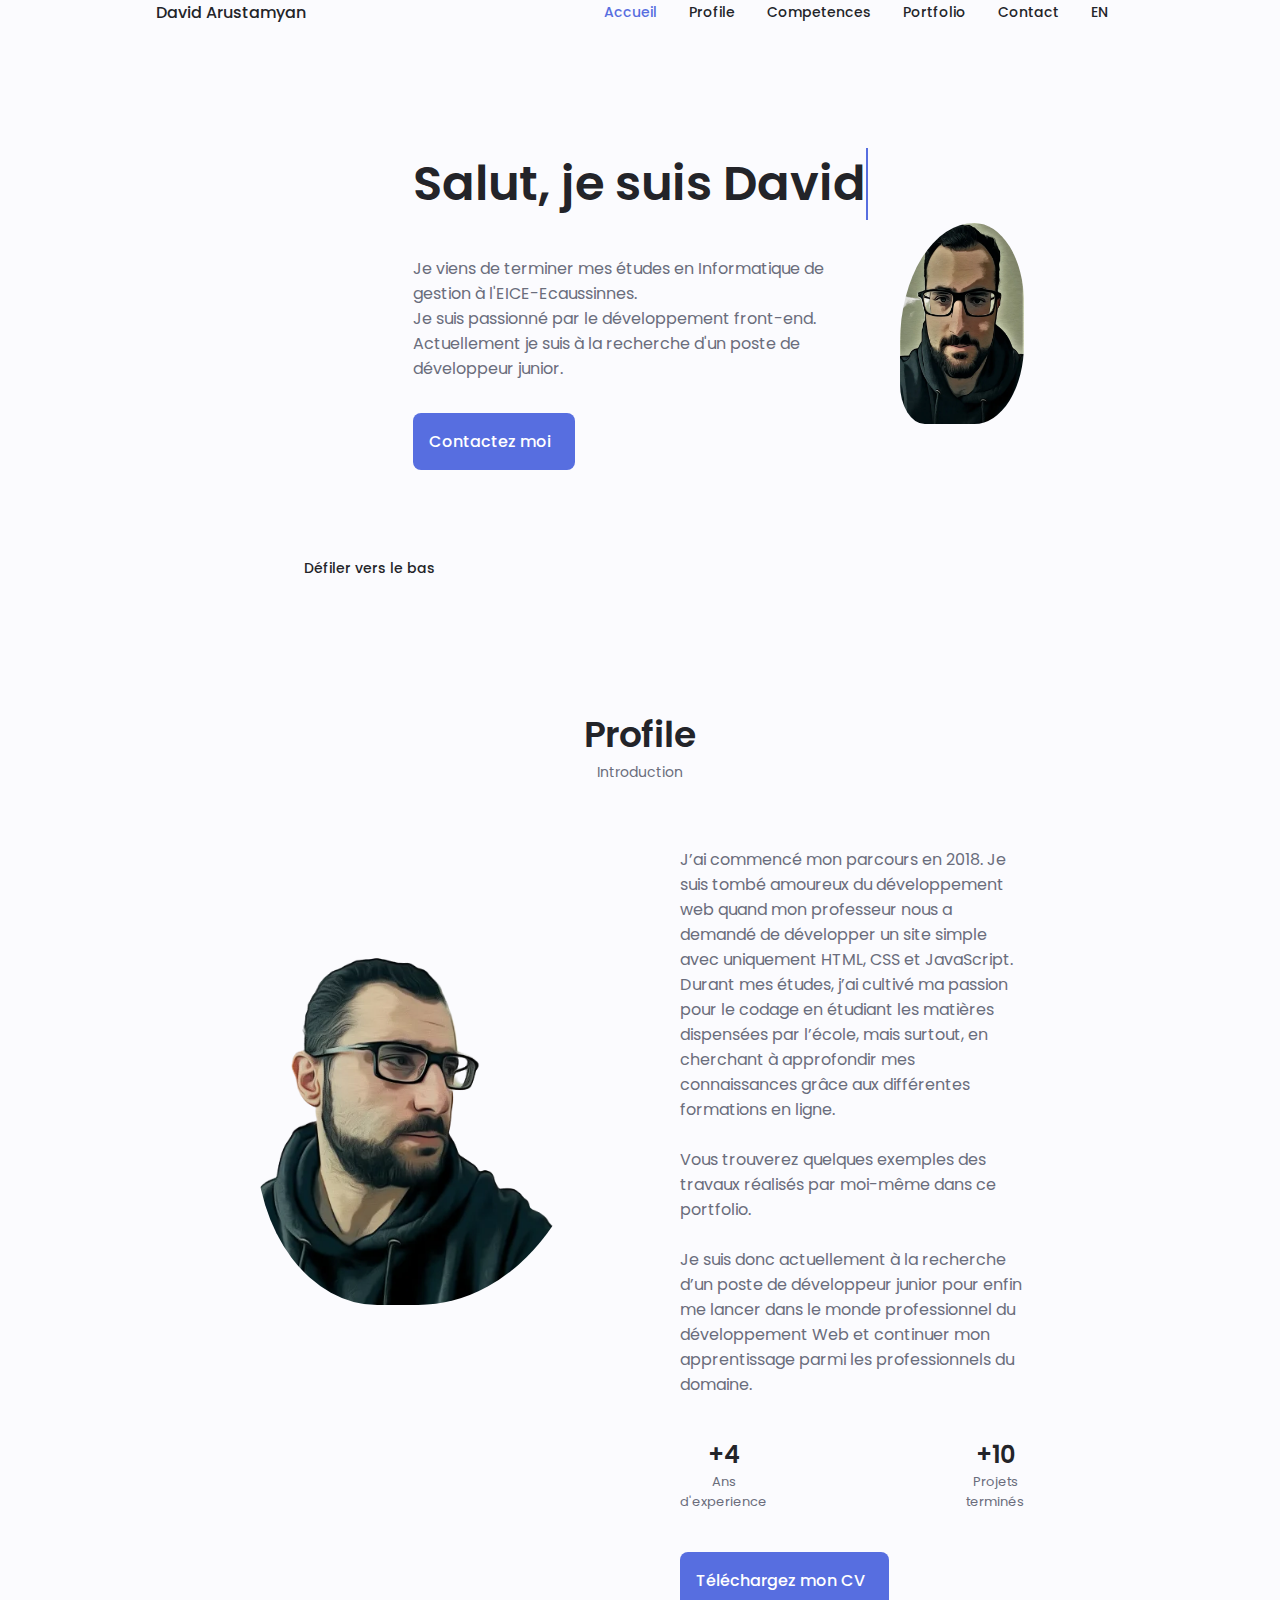
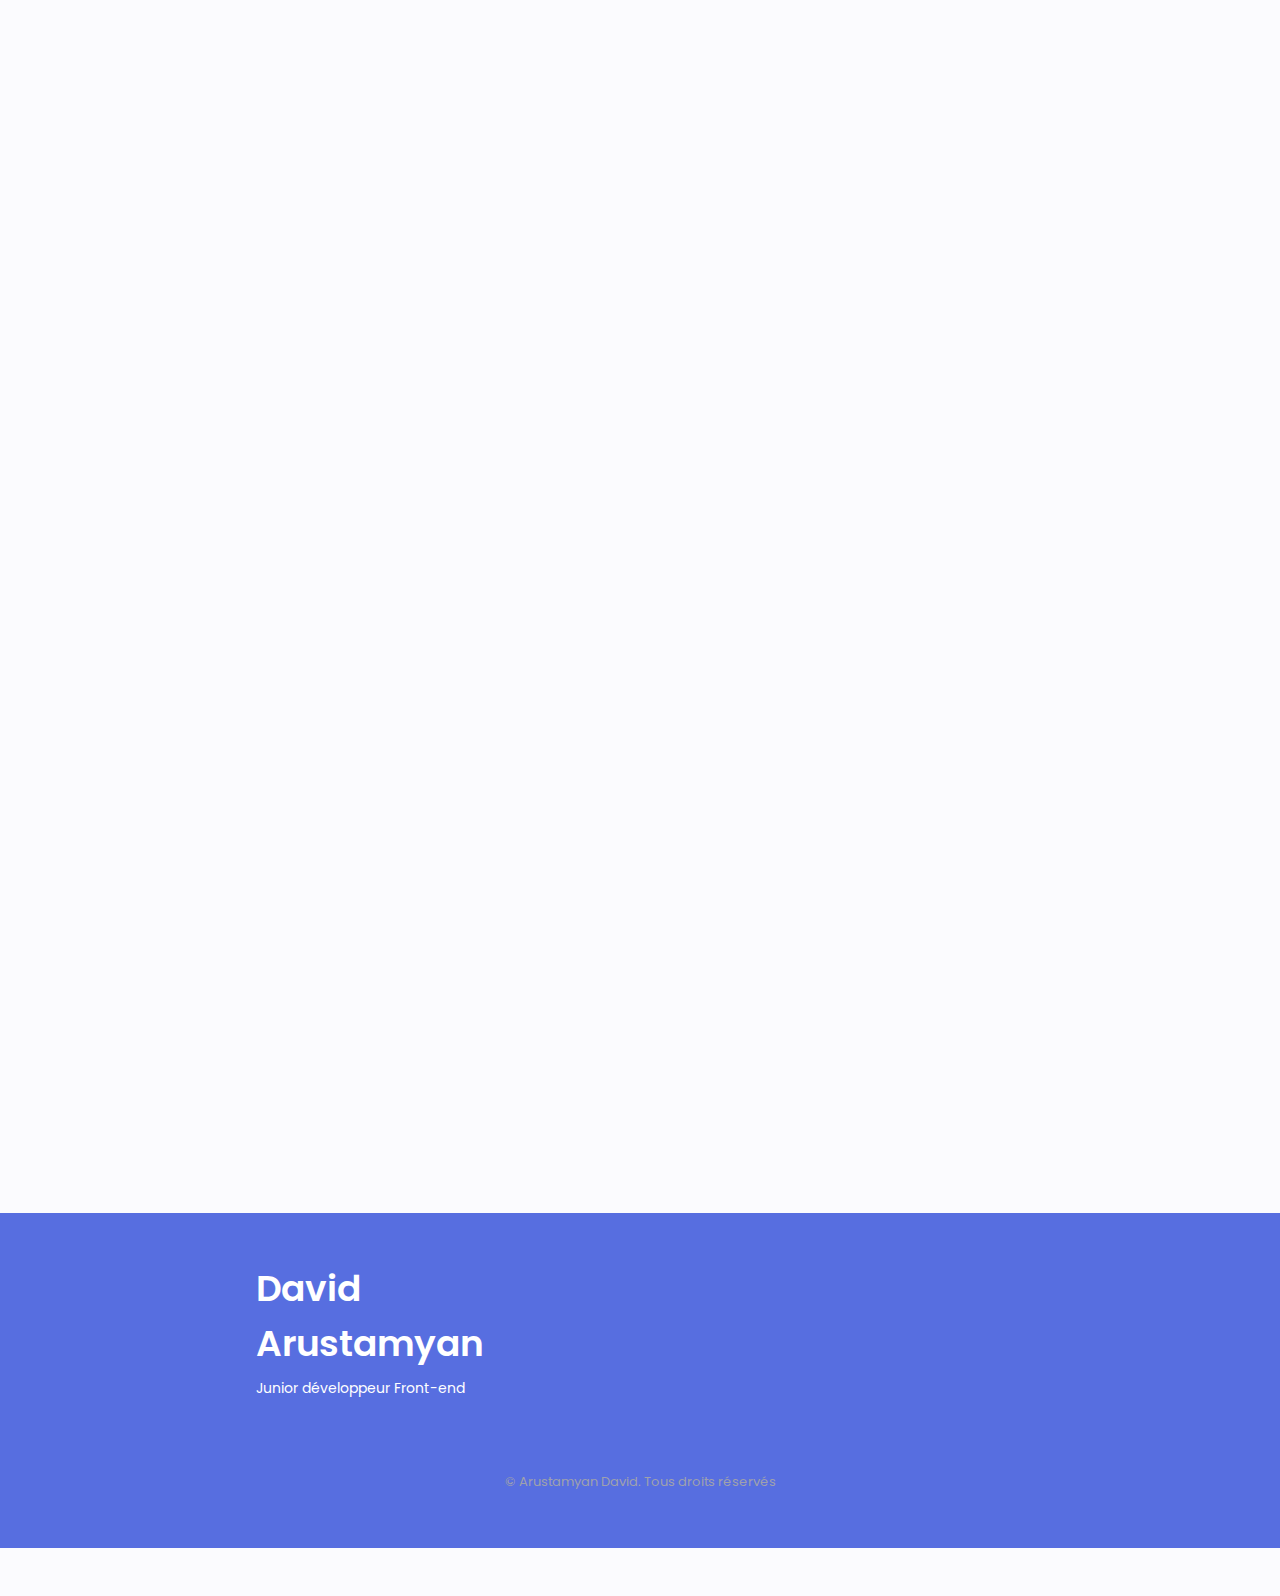
<file: index.html>
<!DOCTYPE html>
<html lang="en">
  <head>
    <meta charset="UTF-8" />
    <meta name="viewport" content="width=device-width, initial-scale=1.0" />
    <meta
      name="description"
      content="Portfolio de David Arustamyan Junior Développeur Front-end"
    />
    <meta name="author" content="David Arustamyan" />
    <meta
      name="keywords"
      content="développeur, front-end, junior, JavaScript"
    />

    <link rel="apple-touch-icon" sizes="180x180" href="/apple-touch-icon.png" />
    <link rel="icon" type="image/png" sizes="32x32" href="/favicon-32x32.png" />
    <link rel="icon" type="image/png" sizes="16x16" href="/favicon-16x16.png" />
    <link rel="manifest" href="/site.webmanifest" />
    <link rel="mask-icon" href="/safari-pinned-tab.svg" color="#5bbad5" />
    <meta name="msapplication-TileColor" content="#da532c" />
    <meta name="theme-color" content="#ffffff" />

    <!-- Unicons -->
    <link
      rel="stylesheet" defer
      href="https://unicons.iconscout.com/release/v4.0.0/css/line.css"
    />

    <!-- Swiper CSS -->
    <link rel="stylesheet" defer href="assets/css/swiper-bundle.min.css" />
    <!-- CSS -->
    <link rel="stylesheet" defer href="assets/css/styles.css" />

    <title>David Arustamyan Portfolio</title>
  </head>

  <body>
    <!-- Header -->
    <header class="header" id="header">
      <nav class="nav container">
        <a href="#" class="nav__logo">David Arustamyan</a>

        <div class="nav__menu" id="nav-menu">
          <ul class="nav__list grid">
            <li class="nav__item">
              <a href="#home" class="nav__link active-link">
                <i class="uil uil-estate nav__icon"></i> Accueil
              </a>
            </li>

            <li class="nav__item">
              <a href="#about" class="nav__link">
                <i class="uil uil-user nav__icon"></i> Profile
              </a>
            </li>

            <li class="nav__item">
              <a href="#skills" class="nav__link">
                <i class="uil uil-file-alt nav__icon"></i> Competences
              </a>
            </li>

            <li class="nav__item">
              <a href="#portfolio" class="nav__link">
                <i class="uil uil-scenery nav__icon"></i> Portfolio
              </a>
            </li>

            <li class="nav__item">
              <a href="#contact" class="nav__link">
                <i class="uil uil-message nav__icon"></i> Contact
              </a>
            </li>

            <li class="nav__item">
              <a href="indexEN.html" class="nav__link">
                <i class="uil uil-exchange-alt nav__icon"></i> EN
              </a>
            </li>
          </ul>

          <i class="uil uil-times nav__close" id="nav-close"></i>
        </div>

        <div class="nav__btns">
          <!-- Theme change button -->
          <i class="uil uil-moon change-theme" id="theme-button"></i>

          <div class="nav__toggle" id="nav-toggle">
            <i class="uil uil-apps"></i>
          </div>
        </div>
      </nav>
    </header>

    <!-- Main -->
    <main class="main">
      <!-- Home -->
      <section class="home section fade-in" id="home">
        <div class="home__container container grid">
          <div class="home__content grid">
            <div class="home__social">
              <a
                href="https://www.linkedin.com/in/david-arustamyan/"
                target="_blank"
                class="home__social-icon"
              >
                <i class="uil uil-linkedin-alt"></i>
              </a>

              <a
                href="https://github.com/davar96"
                target="_blank"
                class="home__social-icon"
              >
                <i class="uil uil-github"></i>
              </a>
            </div>

            <div class="home__img">
              <img loading="lazy"
                src="assets/img/face.webp"
                alt="David Arustamyan image de profile"
                class="home__blob"
              />
            </div>

            <div class="home__data">
              <h1 class="home__title line-1 anim-typewriter">
                Salut, je suis David
              </h1>
              <p class="home__description">
                Je viens de terminer mes études en Informatique de gestion à l'EICE-Ecaussinnes. <br>
                Je suis passionné par le développement front-end. Actuellement je suis à la recherche d'un poste de développeur junior.
              </p>
              <a href="#contact" class="button button--flex">
                Contactez moi <i class="uil uil-message button__icon"></i>
              </a>
            </div>
          </div>

          <div class="home__scroll">
            <a href="#about" class="home__scroll-button button--flex">
              <i class="uil uil-mouse-alt home__scroll-mouse"></i>
              <span class="home__scroll-name">Défiler vers le bas</span>
              <i class="uil uil-arrow-down home__scroll-arrow"></i>
            </a>
          </div>
        </div>
      </section>

      <!-- About -->
      <section class="about section fade-in" id="about">
        <h2 class="section__title">Profile</h2>
        <span class="section__subtitle">Introduction</span>

        <div class="about__container container grid">
          <img loading="lazy"
            src="assets/img/secImg.webp"
            alt="David Arustamyan de coté"
            class="about__img"
          />

          <div class="about__data">
            <p class="about__description">
              J’ai commencé mon parcours en 2018. Je suis tombé amoureux du développement web quand mon professeur nous a demandé de développer un site simple avec uniquement HTML, CSS et JavaScript. Durant mes études, j’ai cultivé ma passion pour le codage en étudiant les matières dispensées par l’école, mais surtout, en cherchant à approfondir mes connaissances grâce aux différentes formations en ligne. <br><br>

              Vous trouverez quelques exemples des travaux réalisés par moi-même dans ce portfolio.<br><br>

              Je suis donc actuellement à la recherche d’un poste de développeur junior pour enfin me lancer dans le monde professionnel du développement Web et continuer mon apprentissage parmi les professionnels du domaine.
            </p>

            <div class="about__info">
              <div>
                <span class="about__info-title">+4</span>
                <span class="about__info-name"
                  >Ans <br />
                  d'experience</span
                >
              </div>

              <div>
                <span class="about__info-title">+10</span>
                <span class="about__info-name"
                  >Projets <br />
                  terminés</span
                >
              </div>
            </div>

            <div class="about__buttons">
              <a
                download=""
                href="assets/pdf/CV David Arustamyan.pdf"
                class="button button--flex"
              >
                Téléchargez mon CV
                <i class="uil uil-download-alt button__icon"></i>
              </a>
            </div>
          </div>
        </div>
      </section>

      <!-- Skills -->
      <section class="skills section fade-in" id="skills">
        <h2 class="section__title">Competences</h2>
        <span class="section__subtitle">Mon niveau technique</span>

        <!-- Frontend -->
        <div class="skills__container container grid">
          <div class="skills__content skills__open">
            <div class="skills__header">
              <i class="uil uil-brackets-curly skills__icon"></i>

              <div>
                <h1 class="skills__titles">Frontend</h1>
                <span class="skills__subtitle">Plus de 4 ans d'experience</span>
              </div>

              <i class="uil uil-angle-down skills__arrow"></i>
            </div>

            <div class="skills__list grid">
              <div class="skills__data">
                <div class="skills__titles">
                  <h3 class="skills__name">HTML</h3>
                  <span class="skills__number">Avancé</span>
                </div>

                <div class="skills__bar">
                  <span class="skills__percentage skills__html"></span>
                </div>

                <div class="skills__titles">
                  <h3 class="skills__name">CSS</h3>
                  <span class="skills__number">Avancé</span>
                </div>

                <div class="skills__bar">
                  <span class="skills__percentage skills__css"></span>
                </div>

                <div class="skills__titles">
                  <h3 class="skills__name">SASS</h3>
                  <span class="skills__number">Avancé</span>
                </div>

                <div class="skills__bar">
                  <span class="skills__percentage skills__sass"></span>
                </div>

                <div class="skills__titles">
                  <h3 class="skills__name">Bootstrap</h3>
                  <span class="skills__number">Intermédiaire</span>
                </div>

                <div class="skills__bar">
                  <span class="skills__percentage skills__boot"></span>
                </div>

                <div class="skills__titles">
                  <h3 class="skills__name">Tailwind</h3>
                  <span class="skills__number">Débutant</span>
                </div>

                <div class="skills__bar">
                  <span class="skills__percentage skills__tailwind"></span>
                </div>

                <div class="skills__titles">
                  <h3 class="skills__name">JavaScript</h3>
                  <span class="skills__number">Intermédiaire</span>
                </div>

                <div class="skills__bar">
                  <span class="skills__percentage skills__js"></span>
                </div>

                <div class="skills__titles">
                  <h3 class="skills__name">React</h3>
                  <span class="skills__number">Débutant</span>
                </div>

                <div class="skills__bar">
                  <span class="skills__percentage skills__react"></span>
                </div>

                <div class="skills__titles">
                  <h3 class="skills__name">Adobe XD</h3>
                  <span class="skills__number">Débutant</span>
                </div>

                <div class="skills__bar">
                  <span class="skills__percentage skills__adobe"></span>
                </div>
              </div>
            </div>
          </div>

          <!-- Backend -->
          <div class="skills__content skills__close">
            <div class="skills__header">
              <i class="uil uil-servers skills__icon"></i>

              <div>
                <h1 class="skills__titles">Backend</h1>
                <span class="skills__subtitle">2 ans d'experience</span>
              </div>

              <i class="uil uil-angle-down skills__arrow"></i>
            </div>

            <div class="skills__list grid">
              <div class="skills__data">
                <div class="skills__titles">
                  <h3 class="skills__name">PHP/Symfony</h3>
                  <span class="skills__number">Intermédiaire</span>
                </div>

                <div class="skills__bar">
                  <span class="skills__percentage skills__php"></span>
                </div>

                <div class="skills__titles">
                  <h3 class="skills__name">MySQL</h3>
                  <span class="skills__number">Intermédiaire</span>
                </div>

                <div class="skills__bar">
                  <span class="skills__percentage skills__mysql"></span>
                </div>
              </div>
            </div>
          </div>

          <!-- Languages -->
          <div class="skills__content skills__close">
            <div class="skills__header">
              <i class="uil uil-language skills__icon"></i>

              <div>
                <h1 class="skills__titles">Langues</h1>
              </div>

              <i class="uil uil-angle-down skills__arrow"></i>
            </div>

            <div class="skills__list grid">
              <div class="skills__data">
                <div class="skills__titles">
                  <h3 class="skills__name">Français</h3>
                  <span class="skills__number">Avancé (C1)</span>
                </div>

                <div class="skills__bar">
                  <span class="skills__percentage skills__fr"></span>
                </div>

                <div class="skills__titles">
                  <h3 class="skills__name">Anglais</h3>
                  <span class="skills__number">Avancé (C1)</span>
                </div>

                <div class="skills__bar">
                  <span class="skills__percentage skills__en"></span>
                </div>

                <div class="skills__titles">
                  <h3 class="skills__name">Russe</h3>
                  <span class="skills__number">Avancé (C1)</span>
                </div>

                <div class="skills__bar">
                  <span class="skills__percentage skills__ru"></span>
                </div>

                <div class="skills__titles">
                  <h3 class="skills__name">Néerlandais</h3>
                  <span class="skills__number">Notions</span>
                </div>

                <div class="skills__bar">
                  <span class="skills__percentage skills__ne"></span>
                </div>

                <div class="skills__titles">
                  <h3 class="skills__name">Arménien</h3>
                  <span class="skills__number">Langue maternelle</span>
                </div>

                <div class="skills__bar">
                  <span class="skills__percentage skills__am"></span>
                </div>
              </div>
            </div>
          </div>

          <!-- Other -->
          <div class="skills__content skills__close">
            <div class="skills__header">
              <i class="uil uil-swatchbook skills__icon"></i>

              <div>
                <h1 class="skills__titles">Autre</h1>
              </div>

              <i class="uil uil-angle-down skills__arrow"></i>
            </div>

            <div class="skills__list grid">
              <div class="skills__data">
                <div class="skills__titles">
                  <h3 class="skills__name">Git/Github</h3>
                  <span class="skills__number">Avancé</span>
                </div>

                <div class="skills__bar">
                  <span class="skills__percentage skills__git"></span>
                </div>

                <div class="skills__titles">
                  <h3 class="skills__name">Windows Server</h3>
                  <span class="skills__number">Intermédiaire</span>
                </div>

                <div class="skills__bar">
                  <span class="skills__percentage skills__winServ"></span>
                </div>

                <div class="skills__titles">
                  <h3 class="skills__name">Blender</h3>
                  <span class="skills__number">Notions</span>
                </div>

                <div class="skills__bar">
                  <span class="skills__percentage skills__blender"></span>
                </div>
              </div>
            </div>
          </div>
        </div>
      </section>

      <!-- Qualification -->
      <section class="qualification section fade-in">
        <h2 class="section__title">Experience</h2>
        <span class="section__subtitle">Mon parcours</span>

        <div class="qualification__container container">
          <div class="qualification__tabs">
            <div
              class="qualification__button button--flex qualification__active"
              data-target="#education"
            >
              <i class="uil uil-graduation-cap qualification__icon"></i> Etudes
            </div>

            <div class="qualification__button button--flex" data-target="#work">
              <i class="uil uil-briefcase-alt qualification__icon"></i> Travail
            </div>
          </div>

          <div class="qualification__sections">
            <!-- Qualification Content 1 -->
            <div
              class="qualification__content qualification__active"
              data-content
              id="education"
            >
              <!-- Qualification 1 -->
              <div class="qualification__data">
                <div>
                  <h3 class="qualification__title">
                    Bachelier en Informatique de Gestion
                  </h3>
                  <span class="qualification__subtitle"
                    >EICE - Ecaussinnes</span
                  >
                  <div class="qualification__calendar">
                    <i class="uil uil-calendar-alt"></i>
                    09/2018 - 09/2022
                  </div>
                </div>

                <div>
                  <span class="qualification__rounder"></span>
                  <span class="qualification__line"></span>
                </div>
              </div>

              <!-- Qualification 2 -->
              <div class="qualification__data">
                <div></div>

                <div>
                  <span class="qualification__rounder"></span>
                  <span class="qualification__line"></span>
                </div>

                <div>
                  <h3 class="qualification__title">Formations en ligne</h3>
                  <span class="qualification__subtitle">Udemy/YouTube</span>
                  <div class="qualification__calendar">
                    <i class="uil uil-calendar-alt"></i> 09/2018 - ...
                  </div>
                </div>
              </div>

              <!-- Qualification 3 -->
              <div class="qualification__data">
                <div>
                  <h3 class="qualification__title">
                    CESS - Gestion de très petites entreprises
                  </h3>
                  <span class="qualification__subtitle"
                    >CEFA-Court Saint Etienne</span
                  >
                  <div class="qualification__calendar">
                    <i class="uil uil-calendar-alt"></i> 09/2015 - 06/2018
                  </div>
                </div>

                <div>
                  <span class="qualification__rounder"></span>
                </div>
              </div>
            </div>

         <!-- Qualification Content 2 -->
         <div class="qualification__content" data-content id="work">
          <!-- Qualification 1 -->
          <div class="qualification__data">
           <div>
             <h3 class="qualification__title">
               Stagiaire Front-end
             </h3>
             <span class="qualification__subtitle"
               >JAK Solutions - Bruxelles</span
             >
             <div class="qualification__calendar">
               <i class="uil uil-calendar-alt"></i> 07/2022 - 08/2022
             </div>
           </div>

           <div>
             <span class="qualification__rounder"></span>
             <span class="qualification__line"></span>
           </div>
         </div>

         <!-- Qualification 2 -->
         <div class="qualification__data">
           <div></div>

           <div>
             <span class="qualification__rounder"></span>
             <span class="qualification__line"></span>
           </div>

           <div>
             <h3 class="qualification__title">
                Assistant Administrative
             </h3>
             <span class="qualification__subtitle">Auditcom - Nivelles</span>
             <div class="qualification__calendar">
               <i class="uil uil-calendar-alt"></i> 07/2018 - ...
             </div>
           </div>
         </div>

         <!-- Qualification 3 -->
         <div class="qualification__data">
           <div>
             <h3 class="qualification__title">Stagiaire Administrative</h3>
             <span class="qualification__subtitle">Débit & Crédit - Nivelles</span>
             <div class="qualification__calendar">
               <i class="uil uil-calendar-alt"></i> 09/2015 - 06/2018
             </div>
           </div>

           <div>
             <span class="qualification__rounder"></span>
           </div>
         </div>
       </div>
         
       </div>
     </div>
   </div>
 </section>

      <!-- Portfolio -->
      <section class="portfolio section fade-in" id="portfolio">
        <h2 class="section__title">Portfolio</h2>
        <span class="section__subtitle">Mon travail</span>

        <div class="portfolio__container container swiper">
          <div class="swiper-wrapper">
            <!-- Developify 1 -->
            <div class="portfolio__content grid swiper-slide">
              <img loading="lazy"
                src="assets/img/developify.be.webp"
                alt="Developify image de la page index"
                class="portfolio__img_tall"
              />

              <div class="portfolio__data">
                <h3 class="portfolio__title">Developify</h3>
                <p class="portfolio__description">
                  Site vitrine d'une agence de developpement web
                </p>
                <a
                  href="https://www.developify.be/"
                  target="_blank"
                  class="button button--flex button--small portfolio__button"
                >
                  Developify.be
                  <i class="uil uil-arrow-right button__icon"></i>
                </a>
              </div>
            </div>

            <!-- Developify 2 -->
            <div class="portfolio__content grid swiper-slide">
              <img loading="lazy"
                src="assets/img/developify.be_services.webp"
                alt="Developify image de la page des Services"
                class="portfolio__img_tall"
              />

              <div class="portfolio__data">
                <h3 class="portfolio__title">Developify</h3>
                <p class="portfolio__description">Page des Services</p>
              </div>
            </div>

            <!-- Developify 3 -->
            <div class="portfolio__content grid swiper-slide">
              <img loading="lazy"
                src="assets/img/developify.be_about.webp"
                alt="Developify image de la page à propos"
                class="portfolio__img_tall"
              />

              <div class="portfolio__data">
                <h3 class="portfolio__title">Developify</h3>
                <p class="portfolio__description">Page A Propos</p>
              </div>
            </div>

            <!-- Developify 4 -->
            <div class="portfolio__content grid swiper-slide">
              <img loading="lazy"
                src="assets/img/developify.be_faq.webp"
                alt="Developify image de la page FAQ"
                class="portfolio__img_tall"
              />

              <div class="portfolio__data">
                <h3 class="portfolio__title">Developify</h3>
                <p class="portfolio__description">Page FAQ</p>
              </div>
            </div>

            <!-- Developify 5 -->
            <div class="portfolio__content grid swiper-slide">
              <img loading="lazy"
                src="assets/img/developify.be_contact.webp"
                alt="Developify image de la page contact"
                class="portfolio__img_larg"
              />

              <div class="portfolio__data">
                <h3 class="portfolio__title">Developify</h3>
                <p class="portfolio__description">Page Contact</p>
              </div>
            </div>
          </div>

          <!-- Add arrows -->
          <div class="swiper-button-next">
            <i class="uil uil-angle-right-b swiper-portfolio-icon"></i>
          </div>

          <div class="swiper-button-prev">
            <i class="uil uil-angle-left-b swiper-portfolio-icon"></i>
          </div>
        </div>

        <div class="portfolio__container container swiper">
          <div class="swiper-wrapper">
            <!-- Alien JDR 1 -->
            <div class="portfolio__content grid swiper-slide">
              <img loading="lazy"
                src="assets/img/review.webp"
                alt="Recapitulatif de Alien JDR"
                class="portfolio__img_larg"
              />

              <div class="portfolio__data">
                <h3 class="portfolio__title">Alien JDR</h3>
                <p class="portfolio__description">
                  Outils de gestion pour le jeu de rôle
                </p>
                <a
                  href="https://github.com/davar96/Alien-jdr" target="_blank"
                  class="button button--flex button--small portfolio__button"
                >
                  Github
                  <i class="uil uil-arrow-right button__icon"></i>
                </a>
              </div>
            </div>

            <!-- Alien JDR 2 -->
            <div class="portfolio__content grid swiper-slide">
              <img loading="lazy"
                src="assets/img/AuthentificationView.webp"
                alt="Alien JDR Page Authentication"
                class="portfolio__img_tall"
              />

              <div class="portfolio__data">
                <h3 class="portfolio__title">Alien JDR</h3>
                <p class="portfolio__description">Page d'authentificaiton</p>
              </div>
            </div>

            <!-- Alien JDR 3 -->
            <div class="portfolio__content grid swiper-slide">
              <img loading="lazy"
                src="assets/img/EnregistrementView.webp"
                alt="Alien JDR Page d'enregistrement"
                class="portfolio__img_larg"
              />

              <div class="portfolio__data">
                <h3 class="portfolio__title">Alien JDR</h3>
                <p class="portfolio__description">Page d'enregistrement</p>
              </div>
            </div>

            <!-- Alien JDR 4 -->
            <div class="portfolio__content grid swiper-slide">
              <img loading="lazy"
                src="assets/img/CreerChoisirPers.webp"
                alt="Alien JDR Page de choix de carrière"
                class="portfolio__img_larg"
              />

              <div class="portfolio__data">
                <h3 class="portfolio__title">Alien JDR</h3>
                <p class="portfolio__description">
                  Page de choix/création de carrière
                </p>
              </div>
            </div>

            <!-- Alien JDR 5 -->
            <div class="portfolio__content grid swiper-slide">
              <img loading="lazy"
                src="assets/img/SelectionCarriereEtRace.webp"
                alt="Alien JDR Page des carrières"
                class="portfolio__img_larg"
              />

              <div class="portfolio__data">
                <h3 class="portfolio__title">Alien JDR</h3>
                <p class="portfolio__description">Page des carrières</p>
              </div>
            </div>

            <!-- Alien JDR 6 -->
            <div class="portfolio__content grid swiper-slide">
              <img loading="lazy"
                src="assets/img/FichePersonnage.webp"
                alt="Alien JDR Page des personnages"
                class="portfolio__img_larg"
              />

              <div class="portfolio__data">
                <h3 class="portfolio__title">Alien JDR</h3>
                <p class="portfolio__description">Fiche Personnage</p>
              </div>
            </div>

            <!-- Alien JDR 7 -->
            <div class="portfolio__content grid swiper-slide">
              <img loading="lazy" src="assets/img/TalentsGeneraux.webp" alt="Alien JDR Page
              choix des talents"" class="portfolio__img_larg" />

              <div class="portfolio__data">
                <h3 class="portfolio__title">Alien JDR</h3>
                <p class="portfolio__description">Choix des talents</p>
              </div>
            </div>

            <!-- Alien JDR 8 -->
            <div class="portfolio__content grid swiper-slide">
              <img loading="lazy"
                src="assets/img/AttributsCompetences.webp"
                alt="Alien JDR Page AttributsCompetences et compétences"
                class="portfolio__img_larg"
              />

              <div class="portfolio__data">
                <h3 class="portfolio__title">Alien JDR</h3>
                <p class="portfolio__description">Attributs et Competences</p>
              </div>
            </div>

            <!-- Alien JDR 9 -->
            <div class="portfolio__content grid swiper-slide">
              <img loading="lazy"
                src="assets/img/Recapitulatif1.webp"
                alt="Alien JDR Recapitulatif1 du personnages"
                class="portfolio__img_larg"
              />

              <div class="portfolio__data">
                <h3 class="portfolio__title">Alien JDR</h3>
                <p class="portfolio__description">
                  Recapitulatif du personnage
                </p>
              </div>
            </div>
          </div>

          <!-- Add arrows -->
          <div class="swiper-button-next">
            <i class="uil uil-angle-right-b swiper-portfolio-icon"></i>
          </div>

          <div class="swiper-button-prev">
            <i class="uil uil-angle-left-b swiper-portfolio-icon"></i>
          </div>
        </div>

        <div class="portfolio__container container swiper">
          <div class="swiper-wrapper">
            <!-- PID E-Commerce Website 1 -->
            <div class="portfolio__content grid swiper-slide">
              <img loading="lazy"
                src="assets/img/PID-E-Commerce-Website-Main.webp"
                alt="E-Commerce page index"
                class="portfolio__img_tall"
              />

              <div class="portfolio__data">
                <h3 class="portfolio__title">E-Commerce Website</h3>
                <p class="portfolio__description">Page index</p>
                <a
                  href="https://github.com/davar96/PID-E-Commerce-Website" target="_blank"
                  class="button button--flex button--small portfolio__button"
                >
                  Github
                  <i class="uil uil-arrow-right button__icon"></i>
                </a>
              </div>
            </div>

            <!-- PID E-Commerce Website 2 -->
            <div class="portfolio__content grid swiper-slide">
              <img loading="lazy"
                src="assets/img/PID-E-Commerce-Website-Product.webp"
                alt="E-Commerce page produit"
                class="portfolio__img_tall"
              />

              <div class="portfolio__data">
                <h3 class="portfolio__title">E-Commerce Website</h3>
                <p class="portfolio__description">Page du produit</p>
              </div>
            </div>

            <!-- PID E-Commerce Website 3 -->
            <div class="portfolio__content grid swiper-slide">
              <img loading="lazy"
                src="assets/img/PID-E-Commerce-Website-CartEmpty.webp"
                alt="E-Commerce page panier"
                class="portfolio__img_tall"
              />

              <div class="portfolio__data">
                <h3 class="portfolio__title">E-Commerce Website</h3>
                <p class="portfolio__description">Panier vide</p>
              </div>
            </div>

            <!-- PID E-Commerce Website 4 -->
            <div class="portfolio__content grid swiper-slide">
              <img loading="lazy"
                src="assets/img/PID-E-Commerce-Website-CartFull.webp"
                alt="E-Commerce page panier avec des produits"
                class="portfolio__img_tall"
              />

              <div class="portfolio__data">
                <h3 class="portfolio__title">E-Commerce Website</h3>
                <p class="portfolio__description">Panier avec des produit</p>
              </div>
            </div>

            <!-- PID E-Commerce Website 5 -->
            <div class="portfolio__content grid swiper-slide">
              <img loading="lazy"
                src="assets/img/PID-E-Commerce-Website-Registration.webp"
                alt="E-Commerce page d'enregistrement"
                class="portfolio__img_larg"
              />

              <div class="portfolio__data">
                <h3 class="portfolio__title">E-Commerce Website</h3>
                <p class="portfolio__description">Page d'enregistrement</p>
              </div>
            </div>
          </div>

          <!-- Add arrows -->
          <div class="swiper-button-next">
            <i class="uil uil-angle-right-b swiper-portfolio-icon"></i>
          </div>

          <div class="swiper-button-prev">
            <i class="uil uil-angle-left-b swiper-portfolio-icon"></i>
          </div>
        </div>

        <div class="portfolio__container container swiper">
          <div class="swiper-wrapper">
            <!-- Fight Game -->
            <div class="portfolio__content grid swiper-slide">
              <img loading="lazy"
                src="assets/img/fightingGame.webp"
                alt="Un jeu 2d fait avec JavaScript"
                class="portfolio__img_larg"
              />

              <div class="portfolio__data">
                <h3 class="portfolio__title">Certainement pas MK</h3>
                <p class="portfolio__description">
                  Jeu de combat 2d fait avec du JavaScript
                </p>
                <a
                  href="https://david-arustamyan-definitely-not-mk.netlify.app" target="_blank"
                  class="button button--flex button--small portfolio__button"
                >
                  Demo
                  <i class="uil uil-arrow-right button__icon"></i>
                </a>
              </div>
            </div>

            <!-- SnakeJS -->
            <div class="portfolio__content grid swiper-slide">
              <img loading="lazy"
                src="assets/img/snakeJsReview.webp"
                alt="Jeu de serpent fait avec JavaScript"
                class="portfolio__img_larg"
              />

              <div class="portfolio__data">
                <h3 class="portfolio__title">SnakeJS</h3>
                <p class="portfolio__description">
                  Jeu fait avec du JavaScript
                </p>
                <a
                  href="https://david-arustamyan-snake-js.netlify.app" target="_blank"
                  class="button button--flex button--small portfolio__button"
                >
                  Demo
                  <i class="uil uil-arrow-right button__icon"></i>
                </a>
              </div>
            </div>

            <!-- PIG GAME -->
            <div class="portfolio__content grid swiper-slide">
              <img loading="lazy"
                src="assets/img/pigGame.webp"
                alt="Jeu de dés fait avec JavaScript"
                class="portfolio__img_larg"
              />

              <div class="portfolio__data">
                <h3 class="portfolio__title">Jeu de dés (piggy)</h3>
                <p class="portfolio__description">
                  Jeu fait avec du JavaScript
                </p>
                <a
                  href="https://david-arustamyan-pig-game.netlify.app" target="_blank"
                  class="button button--flex button--small portfolio__button"
                >
                  Demo
                  <i class="uil uil-arrow-right button__icon"></i>
                </a>
              </div>
            </div>

            <!-- Guessing game -->
            <div class="portfolio__content grid swiper-slide">
              <img loading="lazy"
                src="assets/img/guessingGame.webp"
                alt="Jeu de devinettes fait avec JavaScript"
                class="portfolio__img_larg"
              />

              <div class="portfolio__data">
                <h3 class="portfolio__title">Jeu de devinettes</h3>
                <p class="portfolio__description">
                  Jeu fait avec du JavaScript
                </p>
                <a
                  href="https://david-arustamyan-guess-the-number.netlify.app" target="_blank"
                  class="button button--flex button--small portfolio__button"
                >
                  Demo
                  <i class="uil uil-arrow-right button__icon"></i>
                </a>
              </div>
            </div>

            <!-- Davifood -->
            <div class="portfolio__content grid swiper-slide">
              <img loading="lazy"
                src="assets/img/davifood.netlify.app.webp"
                alt="Site vitrine pour un restaurant en ligne"
                class="portfolio__img_tall"
              />

              <div class="portfolio__data">
                <h3 class="portfolio__title">Davifood</h3>
                <p class="portfolio__description">
                  Site vitrine
                </p>
                <a
                  href="https://davifood.netlify.app/" target="_blank"
                  class="button button--flex button--small portfolio__button"
                >
                  Demo
                  <i class="uil uil-arrow-right button__icon"></i>
                </a>
              </div>
            </div>

            <!-- MarioJS 2 -->
            <div class="portfolio__content grid swiper-slide">
              <img loading="lazy"
                src="assets/img/bientot-disponible.webp"
                alt="Mario fait avec JavaScript bientot-disponible"
                class="portfolio__img_larg"
              />

              <div class="portfolio__data">
                <h3 class="portfolio__title">MarioJS</h3>
                <p class="portfolio__description">
                  Jeu fait avec du JavaScript
                </p>
                <a
                  href="#"
                  class="button button--flex button--small portfolio__button"
                >
                  Bientot disponible
                  <i class="uil uil-arrow-right button__icon"></i>
                </a>
              </div>
            </div>
          </div>

          <!-- Add arrows -->
          <div class="swiper-button-next">
            <i class="uil uil-angle-right-b swiper-portfolio-icon"></i>
          </div>

          <div class="swiper-button-prev">
            <i class="uil uil-angle-left-b swiper-portfolio-icon"></i>
          </div>
        </div>
      </section>

      <!-- For employer -->
      <section class="project section fade-in">
        <div class="project__bg">
          <div class="project__container container grid">
            <div class="project__data">
              <h2 class="project__title">Vous avez besoin d'un développeur Front-end?</h2>
              <p class="project__description">Laissez moi un message</p>


              <a href="#contact" class="button button--flex button--white">
                Contactez moi
                <i class="uil uil-message project__icon button__icon"></i>
              </a>

              <a
              download=""
              href="assets/pdf/CV David Arustamyan.pdf"
              class="button button--flex button--white"
            >
              Téléchargez mon CV
              <i class="uil uil-download-alt button__icon"></i>
            </a>
            </div>

            <img loading="lazy"
              src="assets/img/thirdImg.webp"
              alt="David Arustamyan image avec les mains croisées"
              class="project__img"
            />
          </div>
        </div>
      </section>

      <!-- Contact Me -->
      <section class="contact section fade-in" id="contact">
        <h2 class="section__title">Contactez moi</h2>

        <div class="contact__container container grid">
          <div>
            <div class="contact__information">
              <i class="uil uil-phone contact__icon"></i>

              <div>
                <h3 class="contact__title">GSM</h3>
                <span class="contact__subtitle">+32/484-30-50-37</span>
              </div>
            </div>

            <div class="contact__information">
              <i class="uil uil-envelope contact__icon"></i>

              <div>
                <h3 class="contact__title">Email</h3>
                <span class="contact__subtitle">david.arustam96@gmail.com</span>
              </div>
            </div>

            <div class="contact__information">
              <i class="uil uil-map-marker contact__icon"></i>

              <div>
                <h3 class="contact__title">Localisation</h3>
                <span class="contact__subtitle">1400 Nivelles - Belgique</span>
              </div>
            </div>

            <form
            netlify
              class="contact__form grid"
            >
              <div class="contact__inputs grid">
                <input
                  type="hidden"
                  class="contact__content"
                  name="_subject"
                  value="Proposition de stage!"
                />

                <div class="contact__content">
                  <label for="" class="contact__label">Votre nom</label>
                  <input
                    type="text"
                    class="contact__input"
                    name="name"
                    required
                  />
                </div>

                <div class="contact__content">
                  <label for="" class="contact__label">Votre email</label>
                  <input
                    type="email"
                    class="contact__input"
                    name="email"
                    required
                  />
                  <input
                    type="hidden"
                    name="_next"
                    value="http://david-arustamyan.s3-website.eu-west-3.amazonaws.com/merci.html"
                  />
                </div>
              </div>

              <div class="contact__content">
                <label for="" class="contact__label">Message</label>
                <textarea
                  rows="5"
                  cols="60"
                  name="message"
                  class="contact__input"
                  required
                ></textarea>
              </div>

              <div>
                <button class="button button--flex button__icon" type="submit">
                  Envoyer<i class="uil uil-message"></i>
                </button>
              </div>
            </form>
          </div>
        </div>
      </section>
    </main>

    <!-- Footer -->
    <footer class="footer">
      <div class="footer__bg">
        <div class="footer__container container grid">
          <div>
            <h1 class="footer__title">David Arustamyan</h1>
            <span class="footer__subtitle"
              >Junior développeur Front-end</span
            >
          </div>

          <div class="footer__socials">
            <a
              href="https://www.linkedin.com/in/david-arustamyan"
              target="_blank"
              class="footer__social"
            >
              <i class="uil uil-linkedin-alt"></i>
            </a>

            <a
              href="https://github.com/davar96"
              target="_blank"
              class="footer__social"
            >
              <i class="uil uil-github"></i>
            </a>
          </div>
        </div>

        <p class="footer__copy">&#169; Arustamyan David. Tous droits réservés</p>
      </div>
    </footer>
    <!-- Scroll to top -->
    <a href="#" class="scrollup" id="scroll-up">
      <i class="uil uil-arrow-up"></i>
    </a>
    <!-- Swiper JS -->
    <script src="assets/js/swiper-bundle.min.js" defer></script>

    <!-- Main JS -->
    <script src="assets/js/main.js" defer></script>
  </body>
</html>
</file>
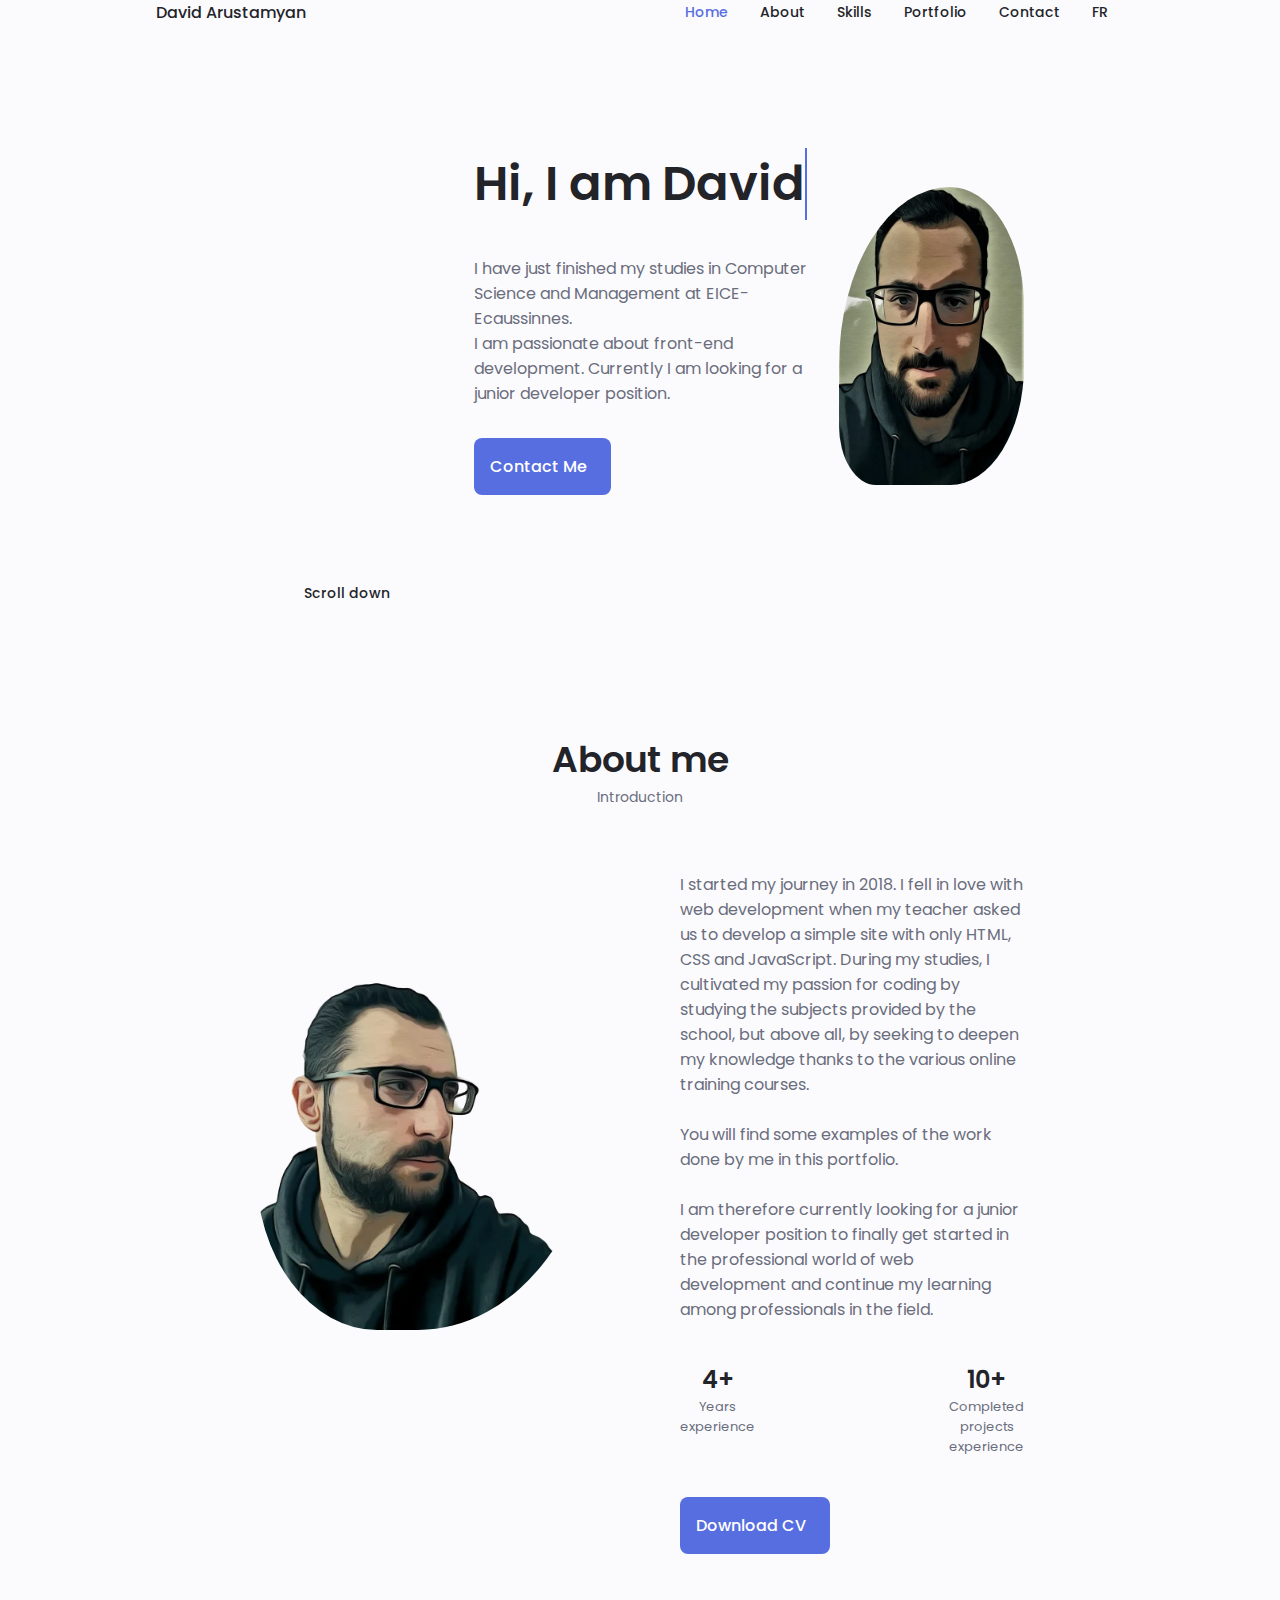
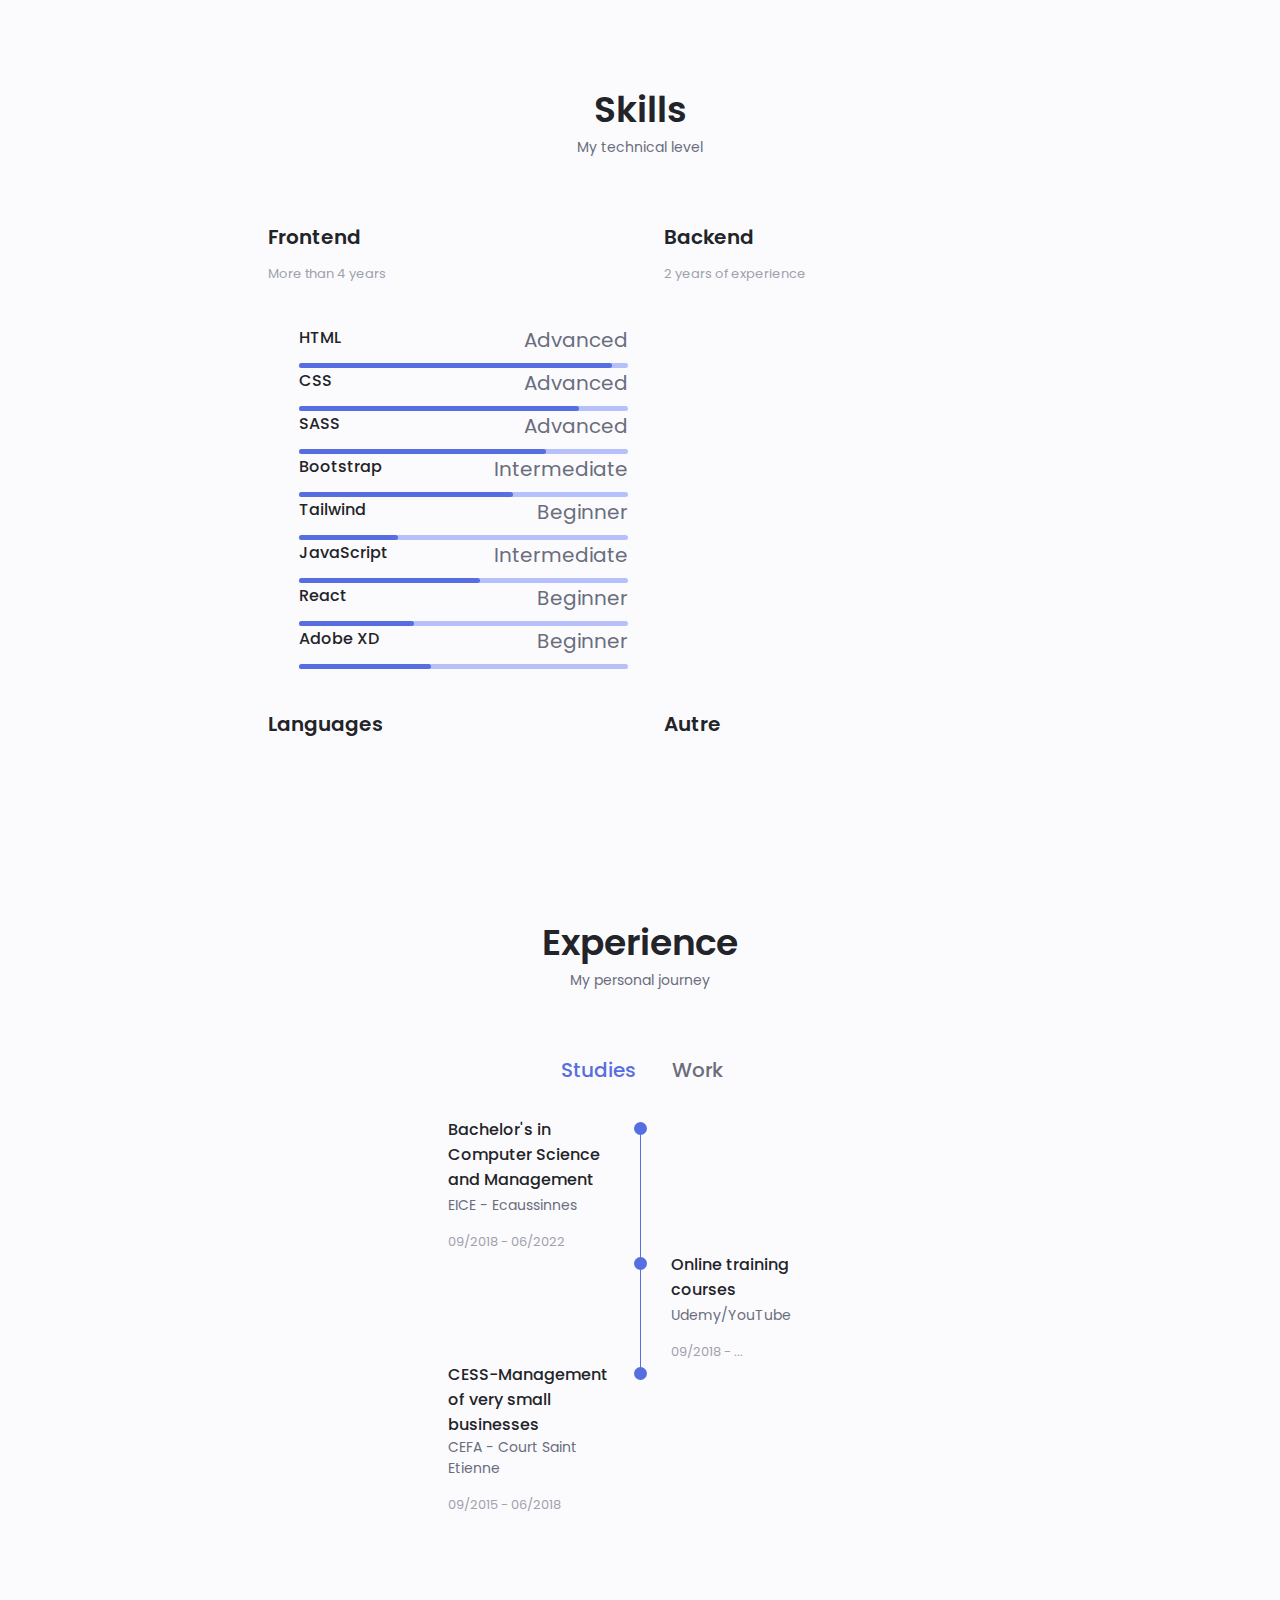
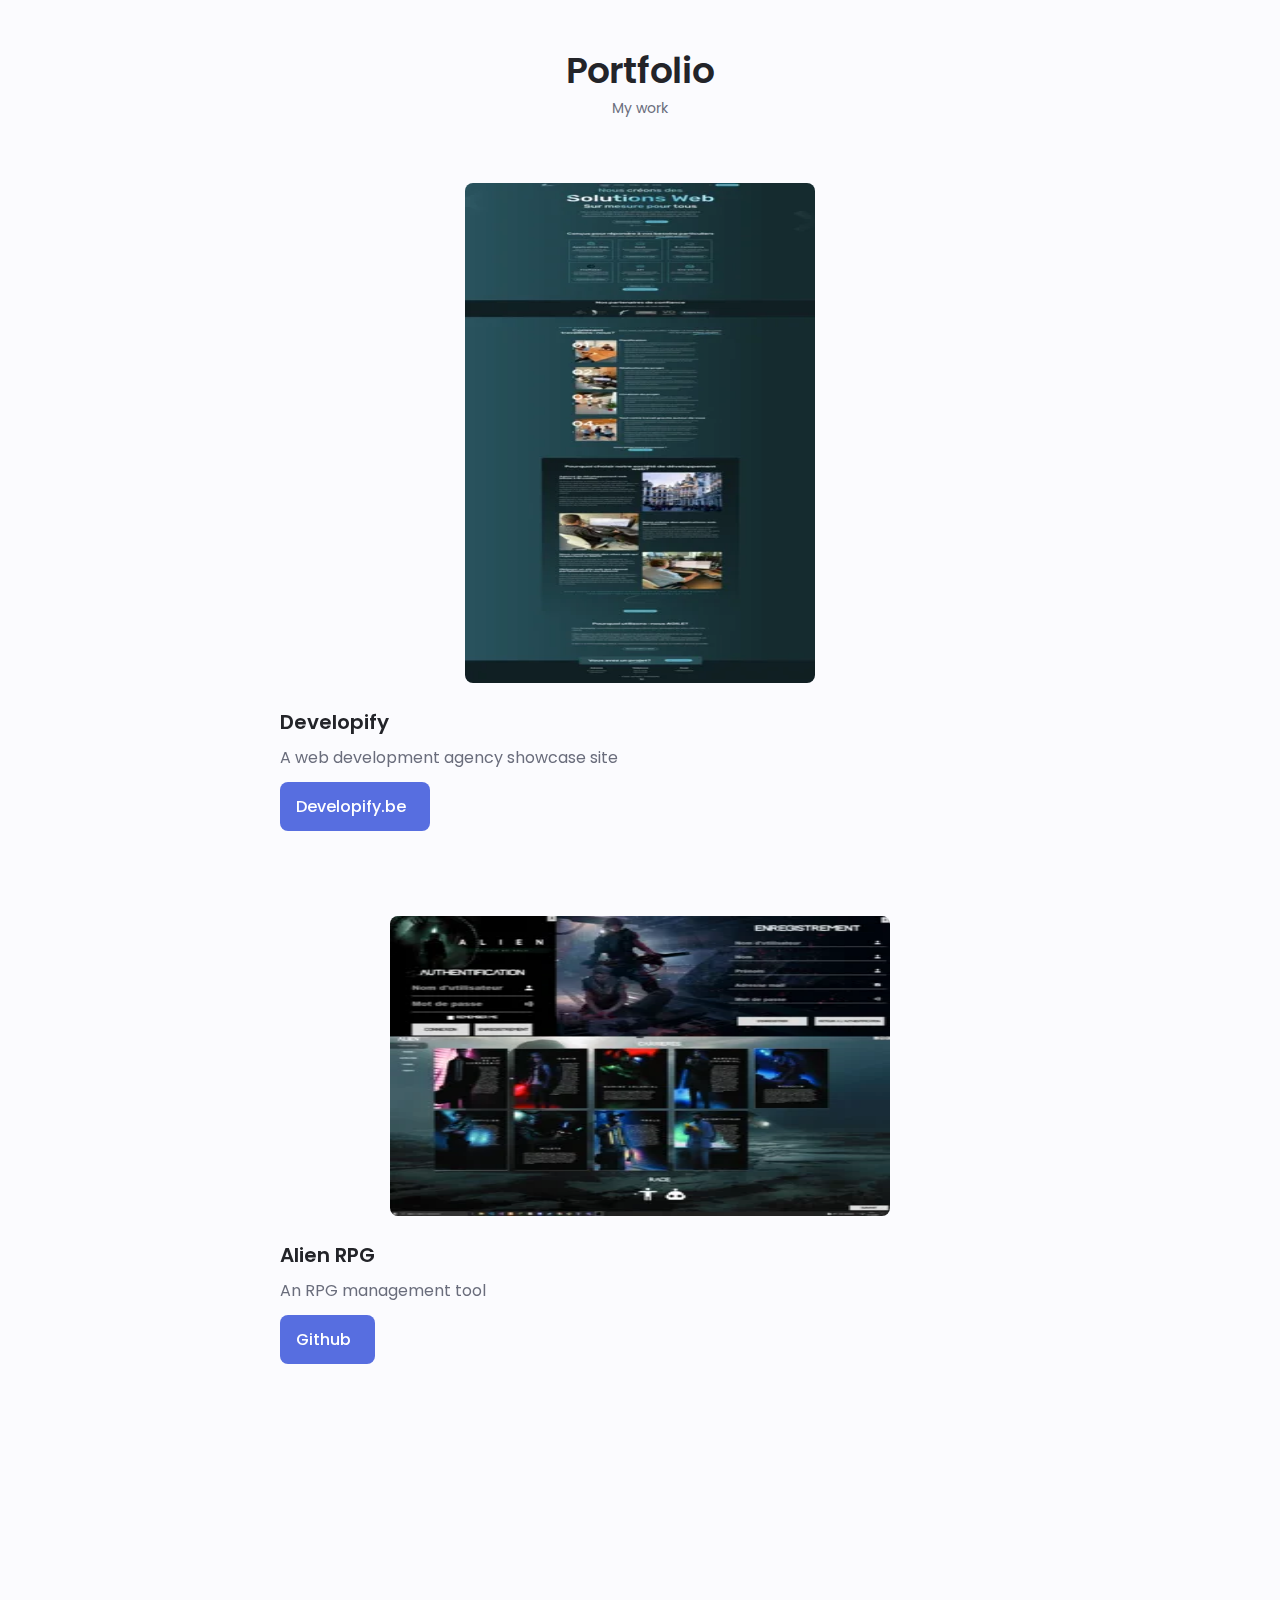
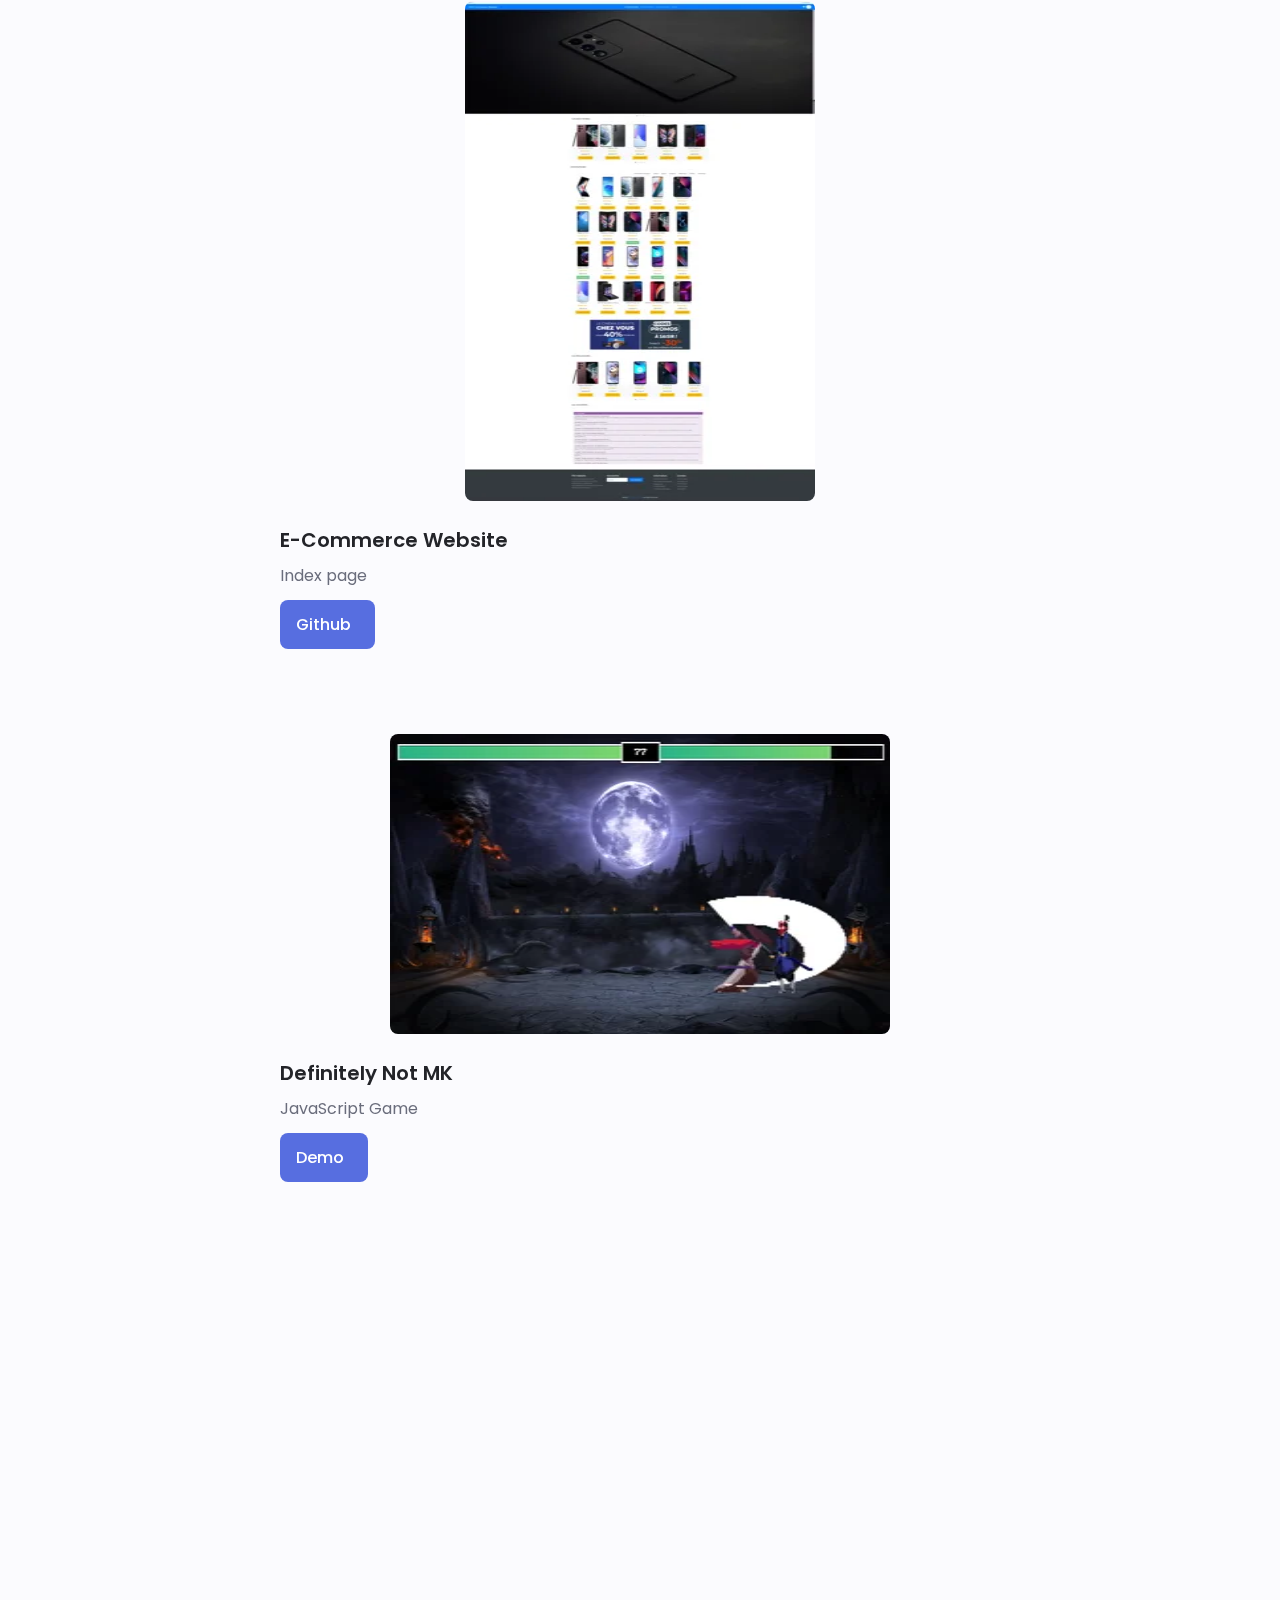
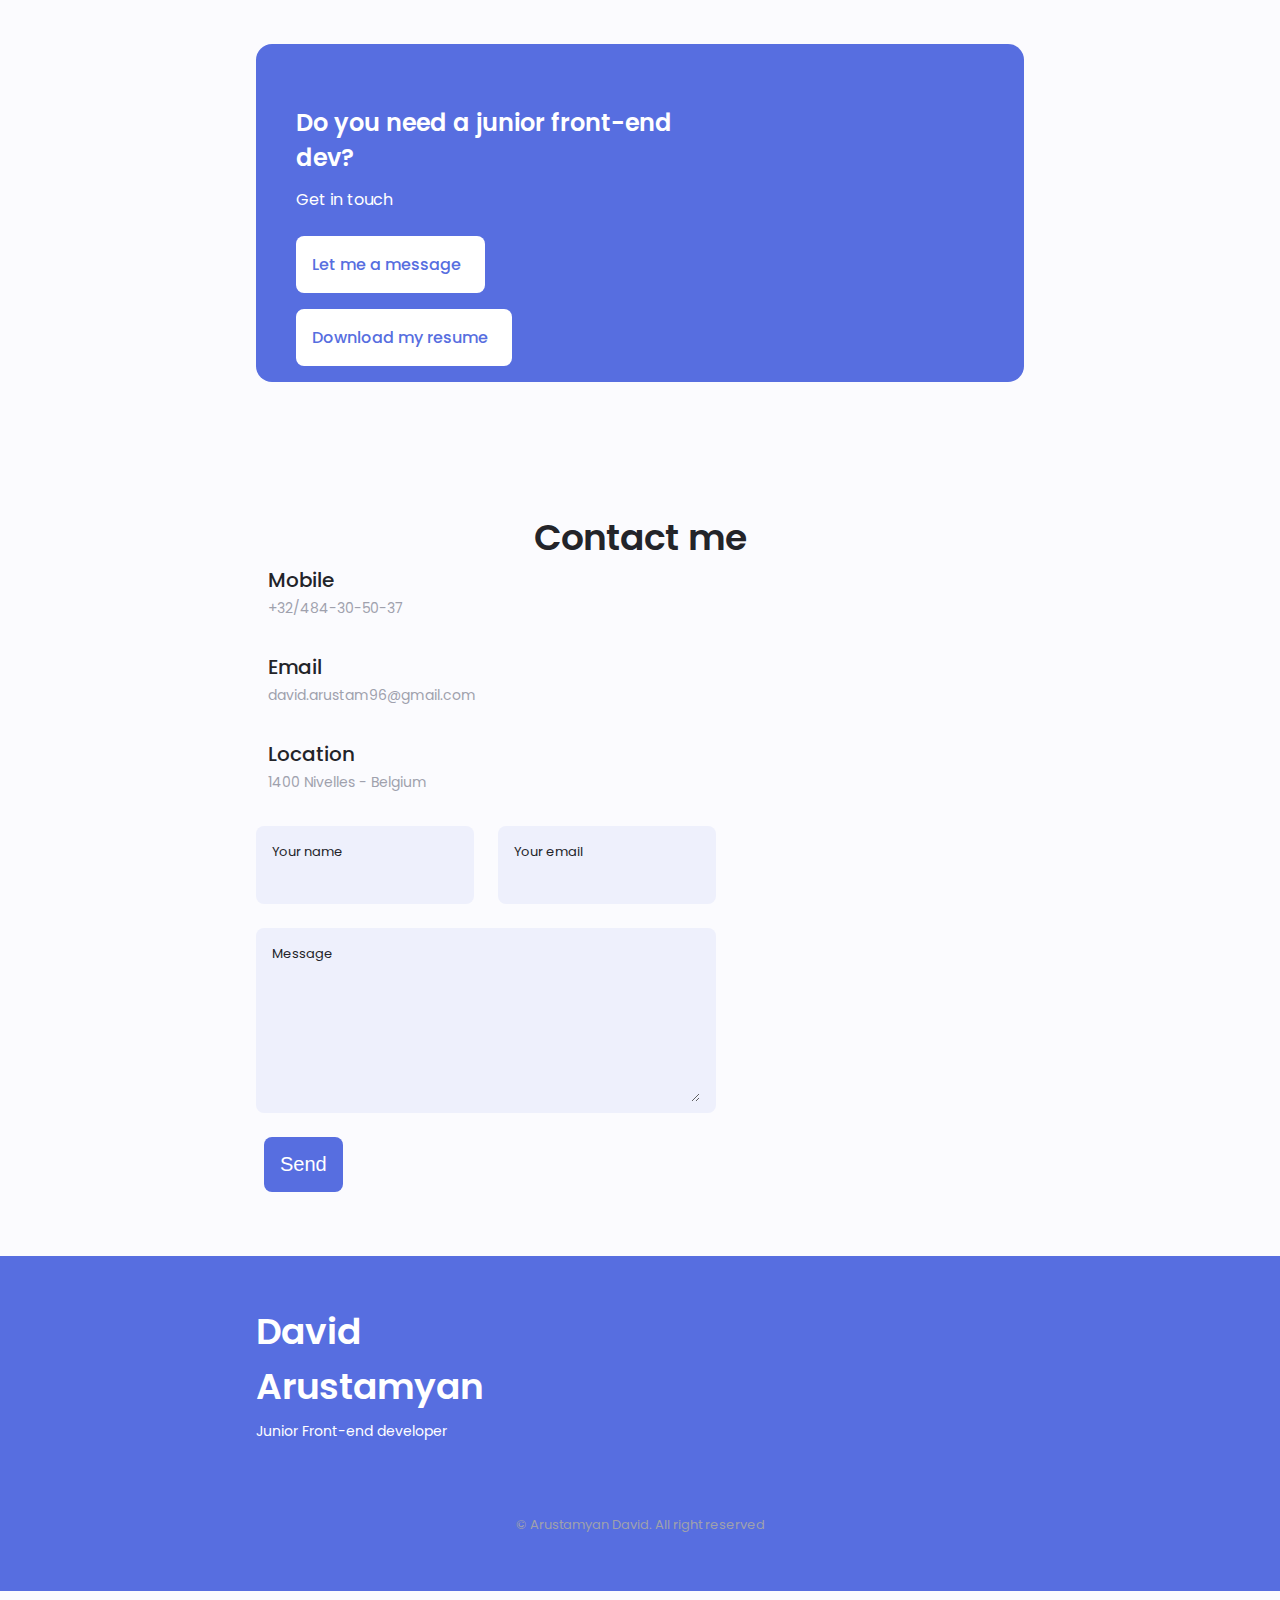
<file: indexEN.html>
<!DOCTYPE html>
<html lang="en">
  <head>
    <meta charset="UTF-8" />
    <meta name="viewport" content="width=device-width, initial-scale=1.0" />
    <meta
      name="description"
      content="David Arustamyan Junior Front-end developer portfolio"
    />
    <meta name="author" content="David Arustamyan" />
    <meta
      name="keywords"
      content="developer, front-end, junior, JavaScript"
    />

    <link rel="apple-touch-icon" sizes="180x180" href="/apple-touch-icon.png">
<link rel="icon" type="image/png" sizes="32x32" href="/favicon-32x32.png">
<link rel="icon" type="image/png" sizes="16x16" href="/favicon-16x16.png">
<link rel="manifest" href="/site.webmanifest">
<link rel="mask-icon" href="/safari-pinned-tab.svg" color="#5bbad5">
<meta name="msapplication-TileColor" content="#da532c">
<meta name="theme-color" content="#ffffff">

    <!-- Unicons -->
    <link
      rel="stylesheet" defer
      href="https://unicons.iconscout.com/release/v4.0.0/css/line.css"
    />

    <!-- Swiper CSS -->
    <link rel="stylesheet" defer href="assets/css/swiper-bundle.min.css" />
    <!-- CSS -->
    <link rel="stylesheet" defer href="assets/css/styles.css" />

    <title>David Arustamyan Portfolio</title>
  </head>

  <body>
    <!-- Header -->
    <header class="header" id="header">
      <nav class="nav container">
        <a href="#home" class="nav__logo">David Arustamyan</a>

        <div class="nav__menu" id="nav-menu">
          <ul class="nav__list grid">
            <li class="nav__item">
              <a href="#home" class="nav__link active-link">
                <i class="uil uil-estate nav__icon"></i> Home
              </a>
            </li>

            <li class="nav__item">
              <a href="#about" class="nav__link">
                <i class="uil uil-user nav__icon"></i> About
              </a>
            </li>

            <li class="nav__item">
              <a href="#skills" class="nav__link">
                <i class="uil uil-file-alt nav__icon"></i> Skills
              </a>
            </li>

            <li class="nav__item">
              <a href="#portfolio" class="nav__link">
                <i class="uil uil-scenery nav__icon"></i> Portfolio
              </a>
            </li>

            <li class="nav__item">
              <a href="#contact" class="nav__link">
                <i class="uil uil-message nav__icon"></i> Contact
              </a>
            </li>

            <li class="nav__item">
              <a href="index.html" class="nav__link">
                <i class="uil uil-exchange-alt nav__icon"></i> FR
              </a>
            </li>
          </ul>

          <i class="uil uil-times nav__close" id="nav-close"></i>
        </div>

        <div class="nav__btns">
          <!-- Theme change button -->
          <i class="uil uil-moon change-theme" id="theme-button"></i>

          <div class="nav__toggle" id="nav-toggle">
            <i class="uil uil-apps"></i>
          </div>
        </div>
      </nav>
    </header>

    <!-- Main -->
    <main class="main">
      <!-- Home -->
      <section class="home section" id="home">
        <div class="home__container container grid">
          <div class="home__content grid">
            <div class="home__social">
              <a
                href="https://www.linkedin.com/in/david-arustamyan"
                target="_blank"
                class="home__social-icon"
              >
                <i class="uil uil-linkedin-alt"></i>
              </a>

              <a
                href="https://github.com/davar96"
                target="_blank"
                class="home__social-icon"
              >
                <i class="uil uil-github"></i>
              </a>
            </div>

            <div class="home__img">
              <img
                src="assets/img/face.webp" loading="lazy"
                alt="David Arustamyan profile image"
                class="home__blob"
              />
            </div>

            <div class="home__data">
              <h1 class="home__title line-1 anim-typewriter">Hi, I am David</h1>
              <p class="home__description">
                I have just finished my studies in Computer Science and Management at EICE-Ecaussinnes. <br>
                I am passionate about front-end development. Currently I am looking for a junior developer position.
              </p>
              <a href="#contact" class="button button--flex">
                Contact Me <i class="uil uil-message button__icon"></i>
              </a>
            </div>
          </div>

          <div class="home__scroll">
            <a href="#about" class="home__scroll-button button--flex">
              <i class="uil uil-mouse-alt home__scroll-mouse"></i>
              <span class="home__scroll-name">Scroll down</span>
              <i class="uil uil-arrow-down home__scroll-arrow"></i>
            </a>
          </div>
        </div>
      </section>

      <!-- About -->
      <section class="about section" id="about">
        <h2 class="section__title">About me</h2>
        <span class="section__subtitle">Introduction</span>

        <div class="about__container container grid">
          <img src="assets/img/secImg.webp" loading="lazy" alt="David Arustamyan side image" class="about__img" />

          <div class="about__data">
            <p class="about__description">
              I started my journey in 2018. I fell in love with web development when my teacher asked us to develop a simple site with only HTML, CSS and JavaScript. During my studies, I cultivated my passion for coding by studying the subjects provided by the school, but above all, by seeking to deepen my knowledge thanks to the various online training courses.<br /><br />

              You will find some examples of the work done by me in this portfolio.<br /><br />

              I am therefore currently looking for a junior developer position to finally get started in the professional world of web development and continue my learning among professionals in the field.
            </p>

            <div class="about__info">
              <div>
                <span class="about__info-title">4+</span>
                <span class="about__info-name"
                  >Years <br />
                  experience</span
                >
              </div>

              <div>
                <span class="about__info-title">10+</span>
                <span class="about__info-name"
                  >Completed <br />
                  projects<br />
                  experience</span
                >
              </div>
            </div>

            <div class="about__buttons">
              <a
                download=""
                href="assets/pdf/CV David Arustamyan-EN.pdf"
                class="button button--flex"
              >
                Download CV <i class="uil uil-download-alt button__icon"></i>
              </a>
            </div>
          </div>
        </div>
      </section>

      <!-- Skills -->
      <section class="skills section" id="skills">
        <h2 class="section__title">Skills</h2>
        <span class="section__subtitle">My technical level</span>

        <!-- Frontend -->
        <div class="skills__container container grid">
          <div class="skills__content skills__open">
            <div class="skills__header">
              <i class="uil uil-brackets-curly skills__icon"></i>

              <div>
                <h1 class="skills__titles">Frontend</h1>
                <span class="skills__subtitle">More than 4 years</span>
              </div>

              <i class="uil uil-angle-down skills__arrow"></i>
            </div>

            <div class="skills__list grid">
              <div class="skills__data">
                <div class="skills__titles">
                  <h3 class="skills__name">HTML</h3>
                  <span class="skills__number">Advanced</span>
                </div>

                <div class="skills__bar">
                  <span class="skills__percentage skills__html"></span>
                </div>

                <div class="skills__titles">
                  <h3 class="skills__name">CSS</h3>
                  <span class="skills__number">Advanced</span>
                </div>

                <div class="skills__bar">
                  <span class="skills__percentage skills__css"></span>
                </div>

                <div class="skills__titles">
                  <h3 class="skills__name">SASS</h3>
                  <span class="skills__number">Advanced</span>
                </div>

                <div class="skills__bar">
                  <span class="skills__percentage skills__sass"></span>
                </div>

                <div class="skills__titles">
                  <h3 class="skills__name">Bootstrap</h3>
                  <span class="skills__number"> Intermediate</span>
                </div>

                <div class="skills__bar">
                  <span class="skills__percentage skills__boot"></span>
                </div>

                <div class="skills__titles">
                  <h3 class="skills__name">Tailwind</h3>
                  <span class="skills__number">Beginner</span>
                </div>

                <div class="skills__bar">
                  <span class="skills__percentage skills__tailwind"></span>
                </div>

                <div class="skills__titles">
                  <h3 class="skills__name">JavaScript</h3>
                  <span class="skills__number">Intermediate</span>
                </div>

                <div class="skills__bar">
                  <span class="skills__percentage skills__js"></span>
                </div>

                <div class="skills__titles">
                  <h3 class="skills__name">React</h3>
                  <span class="skills__number">Beginner</span>
                </div>

                <div class="skills__bar">
                  <span class="skills__percentage skills__react"></span>
                </div>

                <div class="skills__titles">
                  <h3 class="skills__name">Adobe XD</h3>
                  <span class="skills__number">Beginner</span>
                </div>

                <div class="skills__bar">
                  <span class="skills__percentage skills__adobe"></span>
                </div>
              </div>
            </div>
          </div>

          <!-- Backend -->
          <div class="skills__content skills__close">
            <div class="skills__header">
              <i class="uil uil-servers skills__icon"></i>

              <div>
                <h1 class="skills__titles">Backend</h1>
                <span class="skills__subtitle">2 years of experience</span>
              </div>

              <i class="uil uil-angle-down skills__arrow"></i>
            </div>

            <div class="skills__list grid">
              <div class="skills__data">
                <div class="skills__titles">
                  <h3 class="skills__name">PHP/Symfony</h3>
                  <span class="skills__number">Intermediate</span>
                </div>

                <div class="skills__bar">
                  <span class="skills__percentage skills__php"></span>
                </div>

                <div class="skills__titles">
                  <h3 class="skills__name">MySQL</h3>
                  <span class="skills__number"> Intermediate</span>
                </div>

                <div class="skills__bar">
                  <span class="skills__percentage skills__mysql"></span>
                </div>
              </div>
            </div>
          </div>

          <!-- Languages -->
          <div class="skills__content skills__close">
            <div class="skills__header">
              <i class="uil uil-language skills__icon"></i>

              <div>
                <h1 class="skills__titles">Languages</h1>
              </div>

              <i class="uil uil-angle-down skills__arrow"></i>
            </div>

            <div class="skills__list grid">
              <div class="skills__data">
                <div class="skills__titles">
                  <h3 class="skills__name">French</h3>
                  <span class="skills__number">Advanced (C1)</span>
                </div>

                <div class="skills__bar">
                  <span class="skills__percentage skills__fr"></span>
                </div>

                <div class="skills__titles">
                  <h3 class="skills__name">English</h3>
                  <span class="skills__number">Advanced (C1)</span>
                </div>

                <div class="skills__bar">
                  <span class="skills__percentage skills__en"></span>
                </div>

                <div class="skills__titles">
                  <h3 class="skills__name">Russian</h3>
                  <span class="skills__number">Advanced (C1)</span>
                </div>

                <div class="skills__bar">
                  <span class="skills__percentage skills__ru"></span>
                </div>

                <div class="skills__titles">
                  <h3 class="skills__name">Dutch</h3>
                  <span class="skills__number">Notions</span>
                </div>

                <div class="skills__bar">
                  <span class="skills__percentage skills__ne"></span>
                </div>

                <div class="skills__titles">
                  <h3 class="skills__name">Armenian</h3>
                  <span class="skills__number">Mother tongue</span>
                </div>

                <div class="skills__bar">
                  <span class="skills__percentage skills__am"></span>
                </div>
              </div>
            </div>
          </div>

          <!-- Other -->
          <div class="skills__content skills__close">
            <div class="skills__header">
              <i class="uil uil-swatchbook skills__icon"></i>

              <div>
                <h1 class="skills__titles">Autre</h1>
              </div>

              <i class="uil uil-angle-down skills__arrow"></i>
            </div>

            <div class="skills__list grid">
              <div class="skills__data">
                <div class="skills__titles">
                  <h3 class="skills__name">Git/Github</h3>
                  <span class="skills__number">Advanced</span>
                </div>

                <div class="skills__bar">
                  <span class="skills__percentage skills__git"></span>
                </div>

                <div class="skills__titles">
                  <h3 class="skills__name">Windows Server</h3>
                  <span class="skills__number"> Intermediate</span>
                </div>

                <div class="skills__bar">
                  <span class="skills__percentage skills__winServ"></span>
                </div>

                <div class="skills__titles">
                  <h3 class="skills__name">Blender</h3>
                  <span class="skills__number">Notions</span>
                </div>

                <div class="skills__bar">
                  <span class="skills__percentage skills__blender"></span>
                </div>
              </div>
            </div>
          </div>
        </div>
      </section>

      <!-- Qualification -->
      <section class="qualification section">
        <h2 class="section__title">Experience</h2>
        <span class="section__subtitle">My personal journey</span>

        <div class="qualification__container container">
          <div class="qualification__tabs">
            <div
              class="qualification__button button--flex qualification__active"
              data-target="#education"
            >
              <i class="uil uil-graduation-cap qualification__icon"></i> Studies
            </div>

            <div class="qualification__button button--flex" data-target="#work">
              <i class="uil uil-briefcase-alt qualification__icon"></i> Work
            </div>
          </div>

          <div class="qualification__sections">
            <!-- Qualification Content 1 -->
            <div
              class="qualification__content qualification__active"
              data-content
              id="education"
            >
              <!-- Qualification 1 -->
              <div class="qualification__data">
                <div>
                  <h3 class="qualification__title">
                    Bachelor's in Computer Science and Management
                  </h3>
                  <span class="qualification__subtitle"
                    >EICE - Ecaussinnes</span
                  >
                  <div class="qualification__calendar">
                    <i class="uil uil-calendar-alt"></i> 09/2018 - 06/2022
                  </div>
                </div>

                <div>
                  <span class="qualification__rounder"></span>
                  <span class="qualification__line"></span>
                </div>
              </div>

              <!-- Qualification 2 -->
              <div class="qualification__data">
                <div></div>

                <div>
                  <span class="qualification__rounder"></span>
                  <span class="qualification__line"></span>
                </div>

                <div>
                  <h3 class="qualification__title">
                    Online training courses
                  </h3>
                  <span class="qualification__subtitle">Udemy/YouTube</span>
                  <div class="qualification__calendar">
                    <i class="uil uil-calendar-alt"></i> 09/2018 - ...
                  </div>
                </div>
              </div>

              <div class="qualification__data">
                <div>
                  <h3 class="qualification__title">CESS-Management of very small businesses</h3>
                  <span class="qualification__subtitle">CEFA - Court Saint Etienne</span>
                  <div class="qualification__calendar">
                    <i class="uil uil-calendar-alt"></i> 09/2015 - 06/2018
                  </div>
                </div>

                <div>
                  <span class="qualification__rounder"></span>
                </div>
              </div>
            </div>

            <!-- Qualification Content 2 -->
            <div class="qualification__content" data-content id="work">
               <!-- Qualification 1 -->
               <div class="qualification__data">
                <div>
                  <h3 class="qualification__title">
                    Front-end intern
                  </h3>
                  <span class="qualification__subtitle"
                    >JAK Solutions - Brussels</span
                  >
                  <div class="qualification__calendar">
                    <i class="uil uil-calendar-alt"></i> 07/2022 - 08/2022
                  </div>
                </div>

                <div>
                  <span class="qualification__rounder"></span>
                  <span class="qualification__line"></span>
                </div>
              </div>

              <!-- Qualification 2 -->
              <div class="qualification__data">
                <div></div>

                <div>
                  <span class="qualification__rounder"></span>
                  <span class="qualification__line"></span>
                </div>

                <div>
                  <h3 class="qualification__title">
                    Administrative assistant
                  </h3>
                  <span class="qualification__subtitle">Auditcom-Nivelles</span>
                  <div class="qualification__calendar">
                    <i class="uil uil-calendar-alt"></i> 07/2018 - ...
                  </div>
                </div>
              </div>

              <!-- Qualification 3 -->
              <div class="qualification__data">
                <div>
                  <h3 class="qualification__title">Administrative trainee</h3>
                  <span class="qualification__subtitle">Débit & Crédit-Nivelles</span>
                  <div class="qualification__calendar">
                    <i class="uil uil-calendar-alt"></i> 09/2015 - 06/2018
                  </div>
                </div>

                <div>
                  <span class="qualification__rounder"></span>
                </div>
              </div>
            </div>
              
            </div>
          </div>
        </div>
      </section>

      <!-- Portfolio -->
      <section class="portfolio section" id="portfolio">
        <h2 class="section__title">Portfolio</h2>
        <span class="section__subtitle">My work</span>

        <div class="portfolio__container container swiper">
            <div class="swiper-wrapper">
              <!-- Developify 1 -->
              <div class="portfolio__content grid swiper-slide">
                <img loading="lazy"
                  src="assets/img/developify.be.webp"
                  alt="Developify index image"
                  class="portfolio__img_tall"
                />
  
                <div class="portfolio__data">
                  <h3 class="portfolio__title">Developify</h3>
                  <p class="portfolio__description">A web development agency showcase site</p>
                  <a
                    href="https://www.developify.be/" target="_blank"
                    class="button button--flex button--small portfolio__button"
                  >
                    Developify.be
                    <i class="uil uil-arrow-right button__icon"></i>
                  </a>
                </div>
              </div>
  
              <!-- Developify 2 -->
              <div class="portfolio__content grid swiper-slide">
                <img loading="lazy"
                  src="assets/img/developify.be_services.webp"
                  alt="Developify Services page"
                  class="portfolio__img_tall"
                />
  
                <div class="portfolio__data">
                  <h3 class="portfolio__title">Developify</h3>
                  <p class="portfolio__description">Services page</p>
                </div>
              </div>
  
              <!-- Developify 3 -->
              <div class="portfolio__content grid swiper-slide">
                <img loading="lazy"
                  src="assets/img/developify.be_about.webp"
                  alt="Developify about page image"
                  class="portfolio__img_tall"
                />
  
                <div class="portfolio__data">
                  <h3 class="portfolio__title">Developify</h3>
                  <p class="portfolio__description">About page</p>
                </div>
              </div>
  
              <!-- Developify 4 -->
              <div class="portfolio__content grid swiper-slide">
                <img loading="lazy"
                  src="assets/img/developify.be_faq.webp"
                  alt="Developify FAQ page image"
                  class="portfolio__img_tall"
                />
  
                <div class="portfolio__data">
                  <h3 class="portfolio__title">Developify</h3>
                  <p class="portfolio__description">
                    FAQ page
                  </p>
                </div>
              </div>

               <!-- Developify 5 -->
               <div class="portfolio__content grid swiper-slide">
                <img loading="lazy"
                  src="assets/img/developify.be_contact.webp"
                  alt="Developify contact page image"
                  class="portfolio__img_larg"
                />
  
                <div class="portfolio__data">
                  <h3 class="portfolio__title">Developify</h3>
                  <p class="portfolio__description">
                    Contact page
                  </p>
                </div>
              </div>
  
              
            </div>
  
            <!-- Add arrows -->
            <div class="swiper-button-next">
              <i class="uil uil-angle-right-b swiper-portfolio-icon"></i>
            </div>
  
            <div class="swiper-button-prev">
              <i class="uil uil-angle-left-b swiper-portfolio-icon"></i>
            </div>
          </div>

        <div class="portfolio__container container swiper">
          <div class="swiper-wrapper">
            <!-- Alien JDR 1 -->
            <div class="portfolio__content grid swiper-slide">
              <img loading="lazy"
                src="assets/img/review.webp"
                alt="Alien JDR summery image"
                class="portfolio__img_larg"
              />

              <div class="portfolio__data">
                <h3 class="portfolio__title">Alien RPG</h3>
                <p class="portfolio__description">An RPG management tool</p>
                <a
                  href="https://github.com/davar96/Alien-jdr" target="_blank"
                  class="button button--flex button--small portfolio__button"
                >
                  Github
                  <i class="uil uil-arrow-right button__icon"></i>
                </a>
              </div>
            </div>

            <!-- Alien JDR 2 -->
            <div class="portfolio__content grid swiper-slide">
              <img loading="lazy"
                src="assets/img/AuthentificationView.webp"
                alt="Alien JDR Authentification page image"
                class="portfolio__img_tall"
              />

              <div class="portfolio__data">
                <h3 class="portfolio__title">Alien RPG</h3>
                <p class="portfolio__description">Authentication page</p>
              </div>
            </div>

            <!-- Alien JDR 3 -->
            <div class="portfolio__content grid swiper-slide">
              <img loading="lazy"
                src="assets/img/EnregistrementView.webp"
                alt="Alien JDR Registration page image"
                class="portfolio__img_larg"
              />

              <div class="portfolio__data">
                <h3 class="portfolio__title">Alien RPG</h3>
                <p class="portfolio__description">Registration page</p>
              </div>
            </div>

            <!-- Alien JDR 4 -->
            <div class="portfolio__content grid swiper-slide">
              <img loading="lazy"
                src="assets/img/CreerChoisirPers.webp"
                alt="Alien JDR career creation page image"
                class="portfolio__img_larg"
              />

              <div class="portfolio__data">
                <h3 class="portfolio__title">Alien RPG</h3>
                <p class="portfolio__description">
                  Career choice/creation page
                </p>
              </div>
            </div>

            <!-- Alien JDR 5 -->
            <div class="portfolio__content grid swiper-slide">
              <img loading="lazy"
                src="assets/img/SelectionCarriereEtRace.webp"
                alt="Alien JDR career selection page image"
                class="portfolio__img_larg"
              />

              <div class="portfolio__data">
                <h3 class="portfolio__title">Alien RPG</h3>
                <p class="portfolio__description">Careers page</p>
              </div>
            </div>

            <!-- Alien JDR 6 -->
            <div class="portfolio__content grid swiper-slide">
              <img loading="lazy"
                src="assets/img/FichePersonnage.webp"
                alt="Alien JDR Characters sheet page image"
                class="portfolio__img_larg"
              />

              <div class="portfolio__data">
                <h3 class="portfolio__title">Alien RPG</h3>
                <p class="portfolio__description">Character sheet</p>
              </div>
            </div>

            <!-- Alien JDR 7 -->
            <div class="portfolio__content grid swiper-slide">
              <img loading="lazy"
                src="assets/img/TalentsGeneraux.webp"
                alt="Alien JDR talent choice page image"
                class="portfolio__img_larg"
              />

              <div class="portfolio__data">
                <h3 class="portfolio__title">Alien RPG</h3>
                <p class="portfolio__description">Talent choice page</p>
              </div>
            </div>

            <!-- Alien JDR 8 -->
            <div class="portfolio__content grid swiper-slide">
              <img loading="lazy"
                src="assets/img/AttributsCompetences.webp"
                alt="Alien JDR Attributes and Skills page image"
                class="portfolio__img_larg"
              />

              <div class="portfolio__data">
                <h3 class="portfolio__title">Alien RPG</h3>
                <p class="portfolio__description">Attributes and Skills</p>
              </div>
            </div>

            <!-- Alien JDR 9 -->
            <div class="portfolio__content grid swiper-slide">
              <img loading="lazy"
                src="assets/img/Recapitulatif1.webp"
                alt="Alien JDR character summery page image"
                class="portfolio__img_larg"
              />

              <div class="portfolio__data">
                <h3 class="portfolio__title">Alien RPG</h3>
                <p class="portfolio__description">Character Summary</p>
              </div>
            </div>
          </div>

          <!-- Add arrows -->
          <div class="swiper-button-next">
            <i class="uil uil-angle-right-b swiper-portfolio-icon"></i>
          </div>

          <div class="swiper-button-prev">
            <i class="uil uil-angle-left-b swiper-portfolio-icon"></i>
          </div>
        </div>

        <div class="portfolio__container container swiper">
          <div class="swiper-wrapper">
            <!-- PID E-Commerce Website 1 -->
            <div class="portfolio__content grid swiper-slide">
              <img loading="lazy"
                src="assets/img/PID-E-Commerce-Website-Main.webp"
                alt="E-Commerce index page image"
                class="portfolio__img_tall"
              />

              <div class="portfolio__data">
                <h3 class="portfolio__title">E-Commerce Website</h3>
                <p class="portfolio__description">Index page</p>
                <a
                  href="https://github.com/davar96/PID-E-Commerce-Website" target="_blank"
                  class="button button--flex button--small portfolio__button"
                >
                  Github
                  <i class="uil uil-arrow-right button__icon"></i>
                </a>
              </div>
            </div>

            <!-- PID E-Commerce Website 2 -->
            <div class="portfolio__content grid swiper-slide">
              <img loading="lazy"
                src="assets/img/PID-E-Commerce-Website-Product.webp"
                alt="E-Commerce products page image"
                class="portfolio__img_tall"
              />

              <div class="portfolio__data">
                <h3 class="portfolio__title">E-Commerce Website</h3>
                <p class="portfolio__description">Product page</p>
              </div>
            </div>

            <!-- PID E-Commerce Website 3 -->
            <div class="portfolio__content grid swiper-slide">
              <img loading="lazy"
                src="assets/img/PID-E-Commerce-Website-CartEmpty.webp"
                alt="E-Commerce Empty Cart page image"
                class="portfolio__img_tall"
              />

              <div class="portfolio__data">
                <h3 class="portfolio__title">E-Commerce Website</h3>
                <p class="portfolio__description">Empty cart</p>
              </div>
            </div>

            <!-- PID E-Commerce Website 4 -->
            <div class="portfolio__content grid swiper-slide">
              <img loading="lazy"
                src="assets/img/PID-E-Commerce-Website-CartFull.webp"
                alt="E-Commerce cart page with products image"
                class="portfolio__img_tall"
              />

              <div class="portfolio__data">
                <h3 class="portfolio__title">E-Commerce Website</h3>
                <p class="portfolio__description">Cart with products</p>
              </div>
            </div>

            <!-- PID E-Commerce Website 5 -->
            <div class="portfolio__content grid swiper-slide">
              <img loading="lazy"
                src="assets/img/PID-E-Commerce-Website-Registration.webp"
                alt="E-Commerce Registration page image"
                class="portfolio__img_larg"
              />

              <div class="portfolio__data">
                <h3 class="portfolio__title">E-Commerce Website</h3>
                <p class="portfolio__description">Registration page</p>
              </div>
            </div>
          </div>

          <!-- Add arrows -->
          <div class="swiper-button-next">
            <i class="uil uil-angle-right-b swiper-portfolio-icon"></i>
          </div>

          <div class="swiper-button-prev">
            <i class="uil uil-angle-left-b swiper-portfolio-icon"></i>
          </div>
        </div>

        <div class="portfolio__container container swiper">
          <div class="swiper-wrapper">
            <!-- Fight Game -->
            <div class="portfolio__content grid swiper-slide">
              <img loading="lazy"
                src="assets/img/fightingGame.webp"
                alt="2d fighting Game made with JavaScript"
                class="portfolio__img_larg"
              />

              <div class="portfolio__data">
                <h3 class="portfolio__title">Definitely Not MK</h3>
                <p class="portfolio__description">JavaScript Game</p>
                <a
                  href="https://david-arustamyan-definitely-not-mk.netlify.app" target="_blank"
                  class="button button--flex button--small portfolio__button"
                >
                  Demo
                  <i class="uil uil-arrow-right button__icon"></i>
                </a>
              </div>
            </div>

            <!-- SnakeJS -->
            <div class="portfolio__content grid swiper-slide">
              <img loading="lazy"
                src="assets/img/snakeJsReview.webp"
                alt="Snake game made with Javascript"
                class="portfolio__img_larg"
              />

              <div class="portfolio__data">
                <h3 class="portfolio__title">SnakeJS</h3>
                <p class="portfolio__description">JavaScript Game</p>
                <a
                  href="https://david-arustamyan-snake-js.netlify.app" target="_blank"
                  class="button button--flex button--small portfolio__button"
                >
                  Demo
                  <i class="uil uil-arrow-right button__icon"></i>
                </a>
              </div>
            </div>

            <!-- PIG GAME -->
            <div class="portfolio__content grid swiper-slide">
              <img loading="lazy"
                src="assets/img/pigGame.webp"
                alt="Pig Game made with Javascript"
                class="portfolio__img_larg"
              />

              <div class="portfolio__data">
                <h3 class="portfolio__title">PIG Game</h3>
                <p class="portfolio__description">JavaScript Game</p>
                <a
                  href="https://david-arustamyan-pig-game.netlify.app" target="_blank"
                  class="button button--flex button--small portfolio__button"
                >
                  Demo
                  <i class="uil uil-arrow-right button__icon"></i>
                </a>
              </div>
            </div>

            <!-- Guessing game -->
            <div class="portfolio__content grid swiper-slide">
              <img loading="lazy"
                src="assets/img/guessingGame.webp"
                alt="Guessing Game made with Javascript"
                class="portfolio__img_larg"
              />

              <div class="portfolio__data">
                <h3 class="portfolio__title">Guessing Game</h3>
                <p class="portfolio__description">JavaScript Game</p>
                <a
                  href="https://david-arustamyan-guess-the-number.netlify.app" target="_blank"
                  class="button button--flex button--small portfolio__button"
                >
                  Demo
                  <i class="uil uil-arrow-right button__icon"></i>
                </a>
              </div>
            </div>

            <!-- Davifood -->
            <div class="portfolio__content grid swiper-slide">
              <img loading="lazy"
                src="assets/img/davifood.netlify.app.webp"
                alt="Showcase site for an online restaurant"
                class="portfolio__img_tall"
              />

              <div class="portfolio__data">
                <h3 class="portfolio__title">Davifood</h3>
                <p class="portfolio__description">
                  Showcase site
                </p>
                <a
                  href="https://davifood.netlify.app/" target="_blank"
                  class="button button--flex button--small portfolio__button"
                >
                  Demo
                  <i class="uil uil-arrow-right button__icon"></i>
                </a>
              </div>
            </div>

            <!-- MarioJS 2 -->
            <div class="portfolio__content grid swiper-slide">
              <img loading="lazy"
                src="assets/img/comingSoon.webp"
                alt="Mario game made with Javascript coming soon"
                class="portfolio__img_larg"
              />

              <div class="portfolio__data">
                <h3 class="portfolio__title">MarioJS</h3>
                <p class="portfolio__description">JavaScript Game</p>
                <a
                  href="#"
                  class="button button--flex button--small portfolio__button"
                >
                  Coming soon
                  <i class="uil uil-arrow-right button__icon"></i>
                </a>
              </div>
            </div>
          </div>

          <!-- Add arrows -->
          <div class="swiper-button-next">
            <i class="uil uil-angle-right-b swiper-portfolio-icon"></i>
          </div>

          <div class="swiper-button-prev">
            <i class="uil uil-angle-left-b swiper-portfolio-icon"></i>
          </div>
        </div>
      </section>

      <!-- For employer -->
      <section class="project section">
        <div class="project__bg">
          <div class="project__container container grid">
            <div class="project__data">
              <h2 class="project__title">
                Do you need a junior front-end dev?
              </h2>
              <p class="project__description">Get in touch</p>

              <a href="#contact" class="button button--flex button--white">
                Let me a message
                <i class="uil uil-message project__icon button__icon"></i>
              </a>

              <a
              download=""
              href="assets/pdf/CV David Arustamyan-EN.pdf"
              class="button button--flex button--white"
            >
            Download my resume
              <i class="uil uil-download-alt button__icon"></i>
            </a>
            </div>

            <img loading="lazy" src="assets/img/thirdImg.webp" alt="David Arustamyan image with crossed arms" class="project__img" />
          </div>
        </div>
      </section>

      <!-- Contact Me -->
      <section class="contact section" id="contact">
        <h2 class="section__title">Contact me</h2>

        <div class="contact__container container grid">
          <div>
            <div class="contact__information">
              <i class="uil uil-phone contact__icon"></i>

              <div>
                <h3 class="contact__title">Mobile</h3>
                <span class="contact__subtitle">+32/484-30-50-37</span>
              </div>
            </div>

            <div class="contact__information">
              <i class="uil uil-envelope contact__icon"></i>

              <div>
                <h3 class="contact__title">Email</h3>
                <span class="contact__subtitle">david.arustam96@gmail.com</span>
              </div>
            </div>

            <div class="contact__information">
              <i class="uil uil-map-marker contact__icon"></i>

              <div>
                <h3 class="contact__title">Location</h3>
                <span class="contact__subtitle">1400 Nivelles - Belgium</span>
              </div>
            </div>

            <form
              netlify
              class="contact__form grid"
            >
              <div class="contact__inputs grid">
                <input
                  type="hidden"
                  class="contact__content"
                  name="_subject"
                  value="Proposition de stage!"
                />

                <div class="contact__content">
                  <label for="" class="contact__label">Your name</label>
                  <input
                    type="text"
                    class="contact__input"
                    name="name"
                    required
                  />
                </div>

                <div class="contact__content">
                  <label for="" class="contact__label">Your email</label>
                  <input
                    type="email"
                    class="contact__input"
                    name="email"
                    required
                  />
                  <input
                    type="hidden"
                    name="_next"
                    value="http://david-arustamyan.s3-website.eu-west-3.amazonaws.com/thankYou.html"
                  />
                </div>
              </div>

              <div class="contact__content">
                <label for="" class="contact__label">Message</label>
                <textarea
                  rows="5"
                  cols="60"
                  name="message"
                  class="contact__input"
                  required
                ></textarea>
              </div>

              <div>
                <button class="button button--flex button__icon" type="submit">
                  Send<i class="uil uil-message"></i>
                </button>
              </div>
            </form>
          </div>
        </div>
      </section>
    </main>

    <!-- Footer -->
    <footer class="footer">
      <div class="footer__bg">
        <div class="footer__container container grid">
          <div>
            <h1 class="footer__title">David Arustamyan</h1>
            <span class="footer__subtitle">Junior Front-end developer</span>
          </div>

          <div class="footer__socials">
            <a
              href="https://www.linkedin.com/in/david-arustamyan"
              target="_blank"
              class="footer__social"
            >
              <i class="uil uil-linkedin-alt"></i>
            </a>

            <a
              href="https://github.com/davar96"
              target="_blank"
              class="footer__social"
            >
              <i class="uil uil-github"></i>
            </a>
          </div>
        </div>

        <p class="footer__copy">&#169; Arustamyan David. All right reserved</p>
      </div>
    </footer>
    <!-- Scroll to top -->
    <a href="#" class="scrollup" id="scroll-up">
      <i class="uil uil-arrow-up"></i>
    </a>
    <!-- Swiper JS -->
    <script src="assets/js/swiper-bundle.min.js" defer></script>

    <!-- Main JS -->
    <script src="assets/js/main.js" defer></script>
  </body>
</html>
</file>
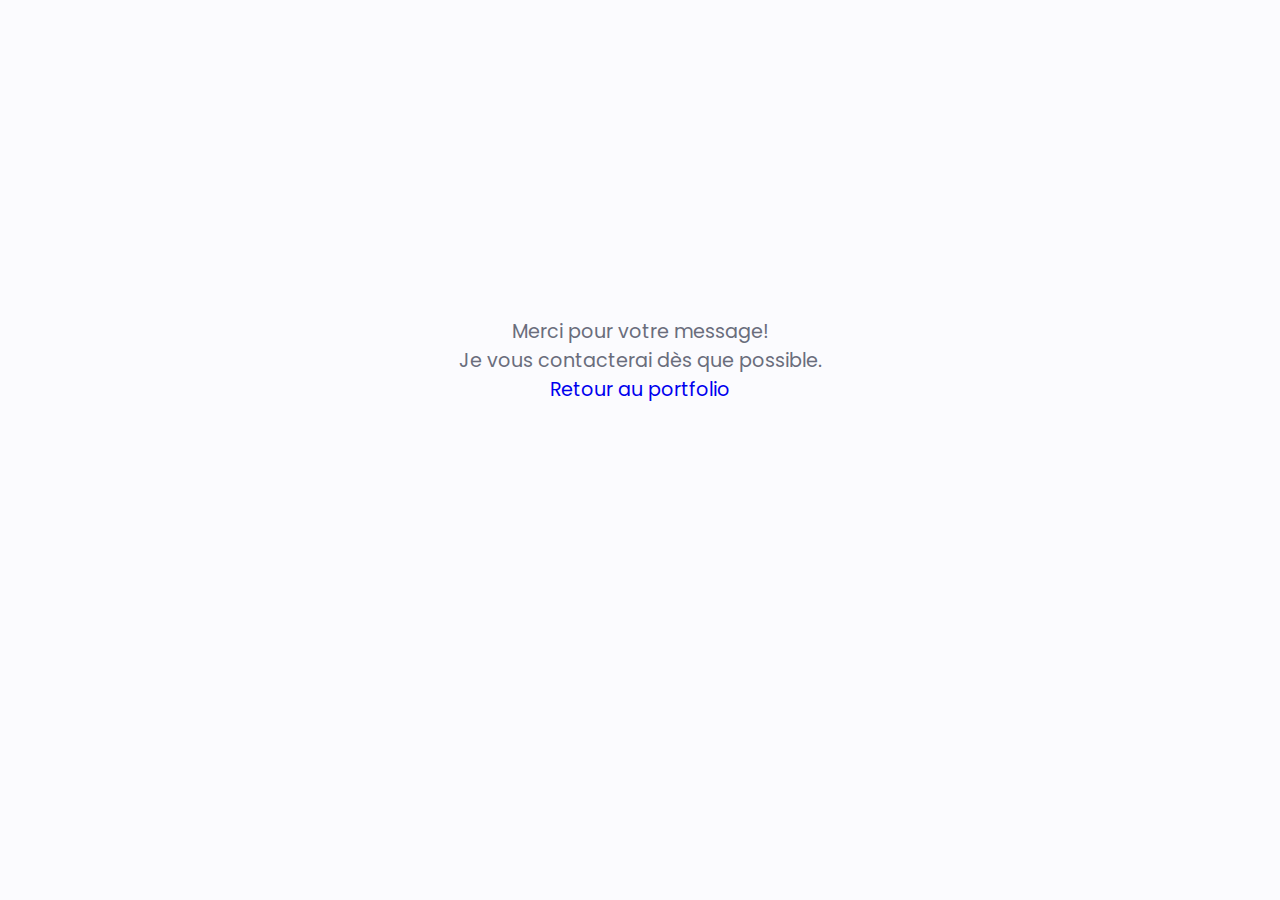
<file: merci.html>
<!DOCTYPE html>
<html lang="en">

<head>
    <meta charset="UTF-8">
    <meta name="viewport" content="width=device-width, initial-scale=1.0">

    <!-- Unicons -->
    <link rel="stylesheet" href="https://unicons.iconscout.com/release/v4.0.0/css/line.css">

    <!-- Swiper CSS -->
    <link rel="stylesheet" href="assets/css/swiper-bundle.min.css">
    <!-- CSS -->
    <link rel="stylesheet" href="assets/css/styles.css">

    <title>David Arustamyan Portfolio</title>
</head>

<body>
    <div class="thanks">
        <p>Merci pour votre message!</p>
        <p>Je vous contacterai dès que possible.</p>

        <a href="index.html">Retour au portfolio</a>
    </div>


    <!-- Scroll to top -->
    <a href="#" class="scrollup" id="scroll-up">
        <i class="uil uil-arrow-up"></i>
    </a>
    <!-- Swiper JS -->
    <script src="assets/js/swiper-bundle.min.js"></script>

    <!-- Main JS -->
    <script src="assets/js/main.js"></script>
</body>

</html>
</file>
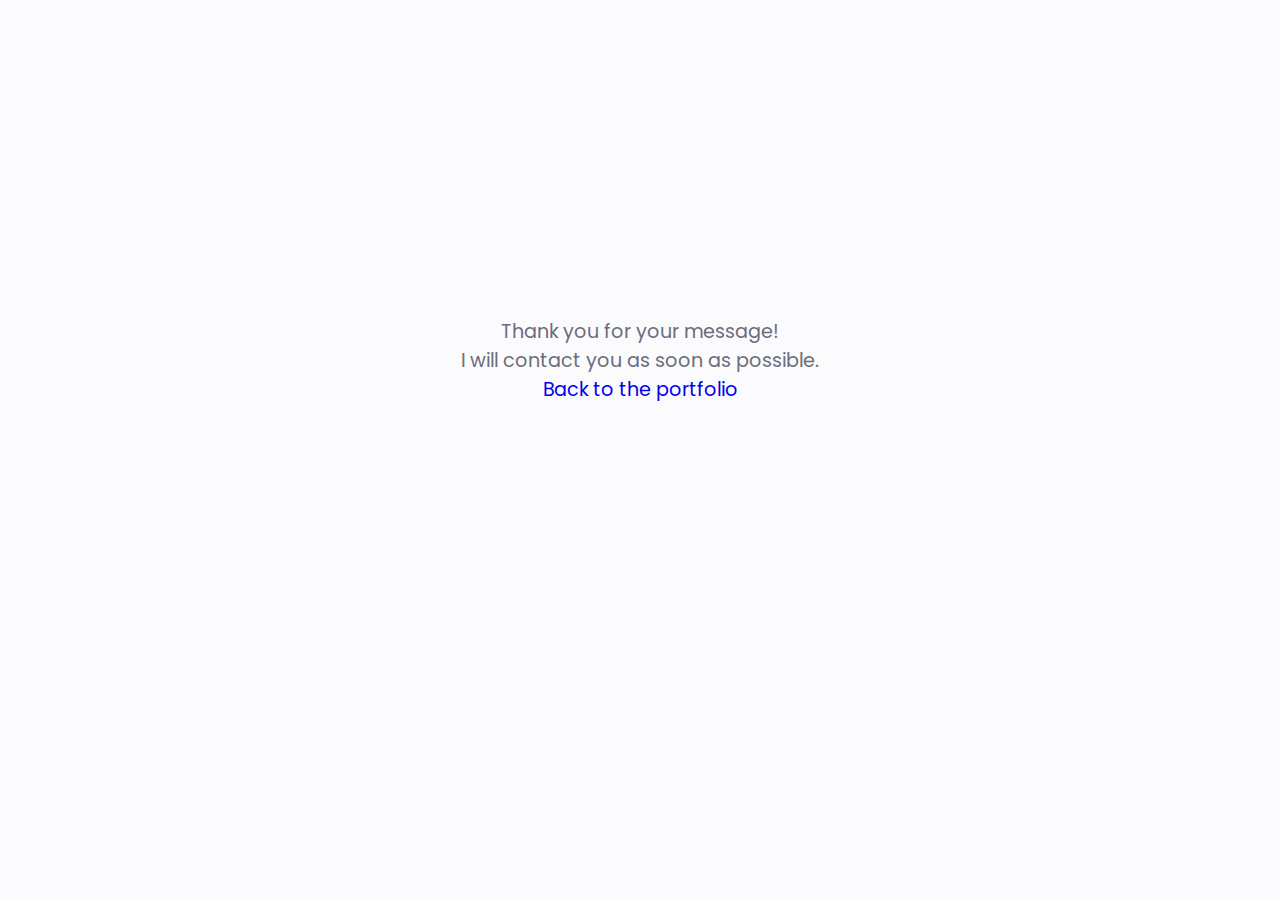
<file: thankYou.html>
<!DOCTYPE html>
<html lang="en">

<head>
    <meta charset="UTF-8">
    <meta name="viewport" content="width=device-width, initial-scale=1.0">

    <!-- Unicons -->
    <link rel="stylesheet" href="https://unicons.iconscout.com/release/v4.0.0/css/line.css">

    <!-- Swiper CSS -->
    <link rel="stylesheet" href="assets/css/swiper-bundle.min.css">
    <!-- CSS -->
    <link rel="stylesheet" href="assets/css/styles.css">

    <title>David Arustamyan Portfolio</title>
</head>

<body>
    <div class="thanks">
        <p>Thank you for your message!</p>
        <p>I will contact you as soon as possible.</p>
        <a href="indexEN.html">Back to the portfolio</a>
    </div>


    <!-- Scroll to top -->
    <a href="#" class="scrollup" id="scroll-up">
        <i class="uil uil-arrow-up"></i>
    </a>
    <!-- Swiper JS -->
    <script src="assets/js/swiper-bundle.min.js"></script>

    <!-- Main JS -->
    <script src="assets/js/main.js"></script>
</body>

</html>
</file>
<file: assets/css/styles.css>
/* Google Fonts */

@import url("https://fonts.googleapis.com/css2?family=Poppins:wght@400;500;600&display=swap");

/* CSS Variables */

:root {
  --header-height: 3rem;
  /* Favorite color*/
  --hue-color: 230;
  /* HSL color mode */
  --first-color: hsl(var(--hue-color), 69%, 61%);
  --first-color-second: hsl(var(--hue-color), 69%, 61%);
  --first-color-alt: hsl(var(--hue-color), 57%, 53%);
  --first-color-lighter: hsl(var(--hue-color), 92%, 85%);
  --text-color: hsl(var(--hue-color), 8%, 45%);
  --title-color: hsl(var(--hue-color), 8%, 15%);
  --text-color-light: hsl(var(--hue-color), 8%, 65%);
  --input-color: hsl(var(--hue-color), 70%, 96%);
  --body-color: hsl(var(--hue-color), 60%, 99%);
  --scroll-bar-color: hsl(var(--hue-color), 12%, 90%);
  --scroll-thumb-color: hsl(var(--hue-color), 12%, 80%);
  --container-color: #fff;
  /* Fonts and Typography */
  --body-font: "Poppins", sans-serif;
  --big-font-size: 2rem;
  --h1-font-size: 1.5rem;
  --h2-font-size: 1.25rem;
  --h3-font-size: 1.125rem;
  --normal-font-size: 0.938rem;
  --small-font-size: 0.813rem;
  --smaller-font-size: 0.75rem;
  /* Font weight */
  --font-medium: 500;
  --font-semi-bold: 600;
  /* Margins Bottom */
  --mb-0-25: 0.25rem;
  --mb-0-5: 0.5rem;
  --mb-0-75: 0.75rem;
  --mb-1: 1rem;
  --mb-1-5: 1.5rem;
  --mb-2: 2rem;
  --mb-2-5: 2.5rem;
  --mb-3: 3rem;
  /* z index */
  --z-tooltip: 10;
  --z-fixed: 100;
  --z-model: 1000;
}

/* Font size for large screens */

@media screen and (min-width: 968px) {
  :root {
    --big-font-size: 3rem;
    --h1-font-size: 2.25rem;
    --h2-font-size: 1.5rem;
    --h3-font-size: 1.25rem;
    --normal-font-size: 1rem;
    --small-font-size: 0.875rem;
    --smaller-font-size: 0.813rem;
  }
}

/* Theme variables */

/* HSL color mode */

body.dark-theme {
  --dark-first-color-second: hsl(var(--hue-color), 30%, 8%);
  --title-color: hsl(var(--hue-color), 8%, 95%);
  --text-color: hsl(var(--hue-color), 8%, 75%);
  --input-color: hsl(var(--hue-color), 29%, 16%);
  --body-color: hsl(var(--hue-color), 28%, 12%);
  --container-color: hsl(var(--hue-color), 29%, 16%);
  --scroll-bar-color: hsl(var(--hue-color), 12%, 48%);
  --scroll-thumb-color: hsl(var(--hue-color), 12%, 36%);
}

/* Themes */

.nav__btns {
  display: flex;
  align-items: center;
}

.change-theme {
  font-size: 1.25rem;
  color: var(--title-color);
  margin-right: var(--mb-1);
  cursor: pointer;
}

.change-theme:hover {
  color: var(--first-color);
}

/* Base */

* {
  box-sizing: border-box;
  padding: 0;
  margin: 0;
}

html {
  scroll-behavior: smooth;
}

body {
  margin: 0 0 var(--header-height) 0;
  font-family: var(--body-font);
  font-size: var(--normal-font-size);
  background-color: var(--body-color);
  color: var(--text-color);
}

h1,
h2,
h3,
h4 {
  color: var(--title-color);
  font-weight: var(--font-semi-bold);
}

ul {
  list-style: none;
}

a {
  text-decoration: none;
}

img {
  max-width: 100%;
  height: auto;
}

/* Reusable CSS Classes */

.section {
  padding: 2rem 0 4rem;
}

.section__title {
  font-size: var(--h1-font-size);
}

.section__subtitle {
  display: block;
  font-size: var(--small-font-size);
  margin-bottom: var(--mb-3);
}

.section__title,
.section__subtitle {
  text-align: center;
}

/* Layout */

.container {
  max-width: 768px;
  margin-left: var(--mb-1-5);
  margin-right: var(--mb-1-5);
}

.grid {
  display: grid;
  gap: 1.5rem;
}

.header {
  width: 100%;
  position: fixed;
  bottom: 0;
  left: 0;
  z-index: var(--z-fixed);
  background-color: var(--body-color);
}

/*----------------------------------------------------------------
 Animations
----------------------------------------------------------------*/
.fade-in {
  opacity: 0;
  transition: opacity 1s ease-in;
}

.fade-in.appear {
  opacity: 1;
}

.line-1 {
  margin: 0 auto;
  border-right: 2px solid var(--first-color);
  font-size: 180%;
  text-align: center;
  white-space: nowrap;
  overflow: hidden;
  transform: translateY(-50%);
}

.anim-typewriter {
  animation: typewriter 4s steps(30) 1s 1 normal both,
    blinkTextCursor 500ms steps(30) infinite normal;
}
@keyframes typewriter {
  from {
    width: 0;
  }
  to {
    width: 100%;
  }
}
@keyframes blinkTextCursor {
  from {
    border-right-color: rgba(255, 255, 255, 0.75);
  }
  to {
    border-right-color: transparent;
  }
}

/* Nav */

.nav {
  max-width: 968px;
  height: var(--header-height);
  display: flex;
  justify-content: space-between;
  align-items: center;
}

.nav__logo,
.nav__toggle {
  color: var(--title-color);
  font-weight: var(--font-medium);
}

.nav__logo:hover {
  color: var(--first-color);
}

.nav__toggle {
  font-size: 1.1rem;
  cursor: pointer;
}

.nav__toggle:hover {
  color: var(--first-color);
}

@media screen and (max-width: 767px) {
  .nav__menu {
    position: fixed;
    bottom: -100%;
    left: 0;
    width: 100%;
    background-color: var(--body-color);
    padding: 2rem 1.5rem 4rem;
    box-shadow: 0 -1px 4px rgba(0, 0, 0, 0.15);
    border-radius: 1.5rem 1.5rem 0 0;
    transition: 0.3s;
  }
}

.nav__list {
  grid-template-columns: repeat(3, 1fr);
  gap: 2rem;
}

.nav__link {
  display: flex;
  flex-direction: column;
  align-items: center;
  font-size: var(--small-font-size);
  color: var(--title-color);
  font-weight: var(--font-medium);
}

.nav__link:hover {
  color: var(--first-color);
}

.nav__icon {
  font-size: 1.2rem;
}

.nav__close {
  position: absolute;
  right: 1.3rem;
  bottom: 0.5rem;
  font-size: 1.5rem;
  cursor: pointer;
  color: var(--first-color);
}

.nav__close:hover {
  color: var(--first-color-alt);
}

/* Show Menu */

.show-menu {
  bottom: 0;
}

/* Active Link */

.active-link {
  color: var(--first-color);
}

/* Change background header */

.scroll-header {
  box-shadow: 0 -1px 4px rgba(0, 0, 0, 0.15);
}

/* Home */

.home__container {
  gap: 1rem;
  /* height: 100vh; */
}

.home__content {
  grid-template-columns: 0.5fr 3fr;
  padding-top: 3.5rem;
  align-items: center;
}

.home__social {
  display: grid;
  grid-template-columns: max-content;
  row-gap: 1rem;
}

.home__social-icon {
  font-size: 1.25rem;
  color: var(--first-color);
}

.home__social-icon:hover {
  color: var(--first-color-alt);
}

.home__blob {
  border-radius: 90% 80% 90% 60%;
}

.home__blob-img {
  width: 170px;
}

.home__data {
  grid-column: 1/3;
}

.home__title {
  font-size: var(--big-font-size);
}

.home__subtitle {
  font-size: var(--h3-font-size);
  color: var(--text-color);
  font-weight: var(--font-medium);
  margin-bottom: var(--mb-0-75);
}

.home__description {
  margin-bottom: var(--mb-2);
}

.home__scroll {
  display: none;
}

.home__scroll-button {
  color: var(--first-color);
  transition: 0.3s;
}

.home__scroll-button:hover {
  transform: translateY(0.25rem);
}

.home__scroll-mouse {
  font-size: 2rem;
}

.home__scroll-name {
  font-size: var(--small-font-size);
  color: var(--title-color);
  font-weight: var(--font-medium);
  margin-right: var(--mb-0-25);
}

.home__scroll-arrow {
  font-size: 1.25rem;
}

/* Buttons */

.button {
  display: inline-block;
  background-color: var(--first-color);
  color: #fff;
  padding: 1rem;
  border-radius: 0.5rem;
  font-weight: var(--font-medium);
}

.button:hover {
  background-color: var(--first-color-alt);
}

.button__icon {
  font-size: 1.25rem;
  margin-left: var(--mb-0-5);
  transition: 0.3s;
}

.button--white {
  background-color: #fff;
  color: var(--first-color);
  margin-bottom: var(--mb-1);
}

.button--white:hover {
  background-color: #fff;
}

.button--small {
  padding: 0.75rem 1rem;
}

.button--link {
  padding: 0;
  background-color: transparent;
  color: var(--first-color);
}

.button--link:hover {
  background-color: transparent;
  color: var(--first-color-alt);
}

.button--flex {
  display: inline-flex;
  align-items: center;
  border: none;
  cursor: pointer;
}

/* About */

/* .about {
  height: 100vh;
} */

.about__img {
  width: 200px;
  border-radius: 90% 80% 90% 60%;
  justify-self: center;
  align-self: flex-start;
}

.about__description {
  text-align: center;
  margin-bottom: var(--mb-2-5);
}

.about__info {
  display: flex;
  justify-content: space-evenly;
  margin-bottom: var(--mb-2-5);
}

.about__info-title {
  font-size: var(--h2-font-size);
  font-weight: var(--font-semi-bold);
  color: var(--title-color);
}

.about__info-name {
  font-size: var(--smaller-font-size);
}

.about__info-title,
.about__info-name {
  display: block;
  text-align: center;
}

.about__buttons {
  display: flex;
  justify-content: center;
}

/* Skills */

.skills__container {
  row-gap: 0;
}

.skills__header {
  display: flex;
  align-items: center;
  margin-bottom: var(--mb-2-5);
  cursor: pointer;
}

.skills__icon,
.skills__arrow {
  font-size: 2rem;
  color: var(--first-color);
}

.skills__icon {
  margin-right: var(--mb-0-75);
}

.skills__titles {
  font-size: var(--h3-font-size);
}

.skills__subtitle {
  font-size: var(--smaller-font-size);
  color: var(--text-color-light);
}

.skills__arrow {
  margin-left: auto;
  transition: 0.4s;
}

.skills__list {
  row-gap: 1.5rem;
  padding-left: 2.7em;
}

.skills__titles {
  display: flex;
  justify-content: space-between;
  margin-bottom: var(--mb-0-5);
}

.skills__name {
  font-size: var(--normal-font-size);
  font-weight: var(--font-medium);
}

.skills__bar,
.skills__percentage {
  height: 5px;
  border-radius: 0.25rem;
}

.skills__bar {
  background-color: var(--first-color-lighter);
}

.skills__percentage {
  display: block;
  background-color: var(--first-color);
}

.skills__html {
  width: 95%;
}

.skills__css {
  width: 85%;
}

.skills__js {
  width: 55%;
}

.skills__sass {
  width: 75%;
}

.skills__boot {
  width: 65%;
}

.skills__tailwind {
  width: 30%;
}

.skills__php {
  width: 50%;
}

.skills__mysql {
  width: 60%;
}

.skills__git {
  width: 70%;
}

.skills__blender {
  width: 30%;
}

.skills__adobe {
  width: 40%;
}

.skills__winServ {
  width: 60%;
}

.skills__react {
  width: 35%;
}

.skills__en {
  width: 65%;
}

.skills__fr {
  width: 75%;
}

.skills__ru {
  width: 65%;
}

.skills__ne {
  width: 15%;
}

.skills__am {
  width: 80%;
}

.skills__close .skills__list {
  height: 0;
  overflow: hidden;
}

.skills__open .skills__list {
  height: max-content;
  margin-bottom: var(--mb-2-5);
}

.skills__open .skills__arrow {
  transform: rotate(-180deg);
}

/* Qualification */

.qualification__tabs {
  display: flex;
  justify-content: space-evenly;
  margin-bottom: var(--mb-2);
}

.qualification__button {
  font-size: var(--h3-font-size);
  font-weight: var(--font-medium);
  cursor: pointer;
}

.qualification__button:hover {
  color: var(--first-color);
}

.qualification__icon {
  font-size: 1.8rem;
  margin-right: var(--mb-0-25);
}

.qualification__data {
  display: grid;
  grid-template-columns: 1fr max-content 1fr;
  column-gap: 1.5rem;
}

.qualification__title {
  font-size: var(--normal-font-size);
  font-weight: var(--font-medium);
}

.qualification__subtitle {
  display: inline-block;
  font-size: var(--small-font-size);
  margin-bottom: var(--mb-1);
}

.qualification__calendar {
  font-size: var(--smaller-font-size);
  color: var(--text-color-light);
}

.qualification__rounder {
  display: inline-block;
  width: 13px;
  height: 13px;
  background-color: var(--first-color);
  border-radius: 50%;
}

.qualification__line {
  display: block;
  width: 1px;
  height: 100%;
  background-color: var(--first-color);
  transform: translate(6px, -7px);
}

.qualification [data-content] {
  display: none;
}

.qualification__active[data-content] {
  display: block;
}

.qualification__button.qualification__active {
  color: var(--first-color);
}

/* Portfolio */

.portfolio__container {
  overflow: initial;
}

.portfolio__content {
  padding-inline: 1.5rem;
  padding-bottom: 4.6rem;
}

.portfolio__img_larg {
  width: 500px;
  height: 300px;
  border-radius: 0.5rem;
  justify-self: center;
}

.portfolio__img_tall {
  width: 350px;
  height: 500px;
  border-radius: 0.5rem;
  justify-self: center;
}

.portfolio__title {
  font-size: var(--h3-font-size);
  margin-bottom: var(--mb-0-5);
}

.portfolio__description {
  margin-bottom: var(--mb-0-75);
}

.portfolio__button:hover .button__icon {
  transform: translateX(0.25rem);
}

.portfolio__data {
  margin-bottom: var(--mb-0-75);
}

/* Portfolio Swiper */

.swiper-button-prev::after,
.swiper-button-next::after {
  content: "";
}

.swiper-portfolio-icon {
  font-size: 2rem;
  color: var(--first-color);
}

.swiper-button-prev {
  left: -0.5rem;
}

.swiper-button-next {
  right: -0.5rem;
}

.swiper-horizontal > .swiper-pagination-bullets {
  bottom: -2.5rem;
}

.swiper-pagination-bullet-active {
  background-color: var(--first-color);
}

.swiper-button-prev,
.swiper-button-next,
.swiper-pagination-bullet {
  outline: none;
}

/* For employer */

.project {
  text-align: center;
}

.project__bg {
  background-color: var(--first-color-second);
  padding-top: 3rem;
}

.project__title {
  font-size: var(--h2-font-size);
  margin-bottom: var(--mb-0-75);
}

.project__description {
  margin-bottom: var(--mb-1-5);
}

.project__title,
.project__description {
  color: #fff;
}

.project__img {
  width: 232px;
  justify-self: center;
}

/* ContactMe */

.contact__container {
  row-gap: 3rem;
}

.contact__information {
  display: flex;
  margin-bottom: var(--mb-2);
}

.contact__icon {
  font-size: 2rem;
  color: var(--first-color);
  margin-right: var(--mb-0-75);
}

.contact__title {
  font-size: var(--h3-font-size);
  font-weight: var(--font-medium);
}

.contact__subtitle {
  font-size: var(--small-font-size);
  color: var(--text-color-light);
}

.contact__content {
  background-color: var(--input-color);
  border-radius: 0.5rem;
  padding: 0.75rem 1rem 0.25rem;
}

.contact__label {
  font-size: var(--smaller-font-size);
  color: var(--title-color);
}

.contact__input {
  width: 100%;
  background-color: var(--input-color);
  color: var(--text-color);
  font-family: var(--body-font);
  font-size: var(--normal-font-size);
  border: none;
  outline: none;
  padding: 0.25rem 0.5rem 0.5rem 0;
}

/* Footer */

.footer {
  padding-top: 2rem;
}

.footer__container {
  row-gap: 3.5;
}

.footer__bg {
  background-color: var(--first-color-second);
  padding: 2rem 0 3rem;
}

.footer__title {
  font-size: var(--h1-font-size);
  margin-bottom: var(--mb-0-25);
}

.footer__subtitle {
  font-size: var(--small-font-size);
}

.footer__links {
  display: flex;
  flex-direction: column;
  row-gap: 1.5rem;
}

.footer__link:hover {
  color: var(--first-color-lighter);
}

.footer__social {
  font-size: 1.25rem;
  margin-right: var(--mb-1-5);
}

.footer__social:hover {
  color: var(--first-color-lighter);
}

.footer__copy {
  font-size: var(--smaller-font-size);
  text-align: center;
  color: var(--text-color-light);
  margin-top: var(--mb-3);
}

.footer__title,
.footer__subtitle,
.footer__link,
.footer__social {
  color: #fff;
}

.thanks {
  display: flex;
  flex-direction: column;
  justify-content: center;
  align-items: center;
  text-align: center;
  min-height: 80vh;
  font-size: larger;
}

/* Scroll up */

.scrollup {
  position: fixed;
  right: 1rem;
  bottom: -20%;
  background-color: var(--first-color);
  opacity: 0.8;
  padding: 0 0.3rem;
  border-radius: 0.4rem;
  z-index: var(--z-tooltip);
  transition: 0.4s;
}

.scrollup:hover {
  background-color: var(--first-color-alt);
}

.scrollup__icon {
  font-size: 1.5rem;
  color: #fff;
}

/* Show scroll */

.show-scroll {
  bottom: 5rem;
}

/* Scroll Bar */

::-webkit-scrollbar {
  width: 0.6rem;
  background-color: var(--scroll-bar-color);
  border-radius: 0.5rem;
}

::-webkit-scrollbar-thumb {
  background-color: var(--scroll-bar-color);
  border-radius: 0.5rem;
}

::-webkit-scrollbar-thumb:hover {
  background-color: var(--text-color-light);
}

/* Media queries */

/* For smartphones */

@media screen and (max-width: 350px) {
  .container {
    margin-left: var(--mb-1);
    margin-right: var(--mb-1);
  }
  .nav__menu {
    padding: 2rem 0.25rem 4rem;
  }
  .nav__list {
    column-gap: 0;
  }
  .home__content {
    grid-template-columns: 0.25fr 3fr;
  }
  .home__blob {
    width: 180px;
    border-radius: 60% 40% 40% 20%;
  }
  .skills__titles {
    font-size: var(--normal-font-size);
  }
  .qualification__data {
    gap: 0.5rem;
  }
  .project__img {
    width: 200;
  }
}

/* For tablets */

@media screen and (min-width: 568px) {
  /* .home__content {
    grid-template-columns: 1f 1fr 1fr;
  } */
  .home__data {
    grid-column: initial;
  }
  .home__img {
    order: 1;
    justify-self: center;
  }
  .about__container,
  .skills__container,
  .portfolio__container,
  .project__container,
  .contact__container,
  .footer__container {
    grid-template-columns: repeat(2, 1fr);
  }
  .qualification__sections {
    display: grid;
    grid-template-columns: 0.6fr;
    justify-content: center;
  }
}

@media screen and (min-width: 768px) {
  .container {
    margin-left: auto;
    margin-right: auto;
  }
  .body {
    margin: 0;
  }
  .section {
    padding: 6rem 0 2rem;
  }
  .section__subtitle {
    margin-bottom: 4rem;
  }
  .header {
    top: 0;
    bottom: initial;
  }
  .header,
  .main,
  .footer__container {
    padding: 0 1rem;
  }
  .nav {
    height: calc(var(--header-height)+1.5rem);
    column-gap: 1rem;
  }
  .nav__icon,
  .nav__close,
  .nav__toggle {
    display: none;
  }
  .nav__list {
    display: flex;
    column-gap: 2rem;
  }
  .nav__menu {
    margin-left: auto;
  }
  .change-theme {
    margin: 0;
  }
  .home__container {
    row-gap: 5rem;
  }
  .home__content {
    padding-top: 5.5rem;
    column-gap: 2rem;
  }
  .home__blob {
    width: 270px;
    border-radius: 60% 40% 40% 20%;
  }
  .home__scroll {
    display: block;
  }
  .home__scroll-button {
    margin-left: 3rem;
  }
  .about__container {
    column-gap: 5rem;
  }
  .about__img {
    width: 350px;
  }
  .about__description {
    text-align: initial;
  }
  .about__info {
    justify-content: space-between;
  }
  .about__buttons {
    justify-content: initial;
  }
  .qualification__tabs {
    justify-content: center;
  }
  .qualification__button {
    margin: 0 var(--mb-1);
  }
  .qualification__sections {
    grid-template-columns: 0.5fr;
  }
  .portfolio__img {
    width: 350px;
  }
  .portfolio__content {
    align-items: center;
  }
  .project {
    text-align: initial;
  }
  .project__bg {
    background: none;
  }
  .project__container {
    background-color: var(--first-color-second);
    border-radius: 1rem;
    padding: 3rem 2.5rem 0;
    grid-template-columns: 1fr max-content;
    column-gap: 3rem;
  }
  .project__data {
    padding-top: 0.8rem;
  }
  .footer__container {
    grid-template-columns: repeat(3, 1fr);
  }
  .footer__bg {
    padding: 3rem 0 3.5rem;
  }
  .footer__links {
    flex-direction: row;
    column-gap: 2rem;
  }
  .footer__socials {
    justify-self: flex-end;
  }
  .footer__copy {
    margin-top: 4.5rem;
  }
}

/* For desktop */

@media screen and (min-width: 1024px) {
  .header,
  .main,
  .footer__container {
    padding: 0px;
  }
  /* .home__blob {
    width: 500px;
    height: 30vh;
    border-radius: 60% 40% 40% 20%;
  } */

  .home__content {
    grid-template-columns: 1fr 1fr 1fr;
  }

  .home__social {
    transform: translateX(-6rem);
  }
  .portfolio__content {
    column-gap: 5rem;
  }
  .swiper-portfolio-icon {
    font-size: 3.5rem;
  }
  .swiper-button-prev {
    left: -3.5rem;
  }
  .swiper-button-next {
    right: -3.5rem;
  }
  .swiper-container-horizontal > .swiper-pagination-bullets {
    bottom: -4.5rem;
  }
  .contact__form {
    width: 460px;
  }
  .contact__inputs {
    grid-template-columns: repeat(2, 1fr);
  }
}
</file>
